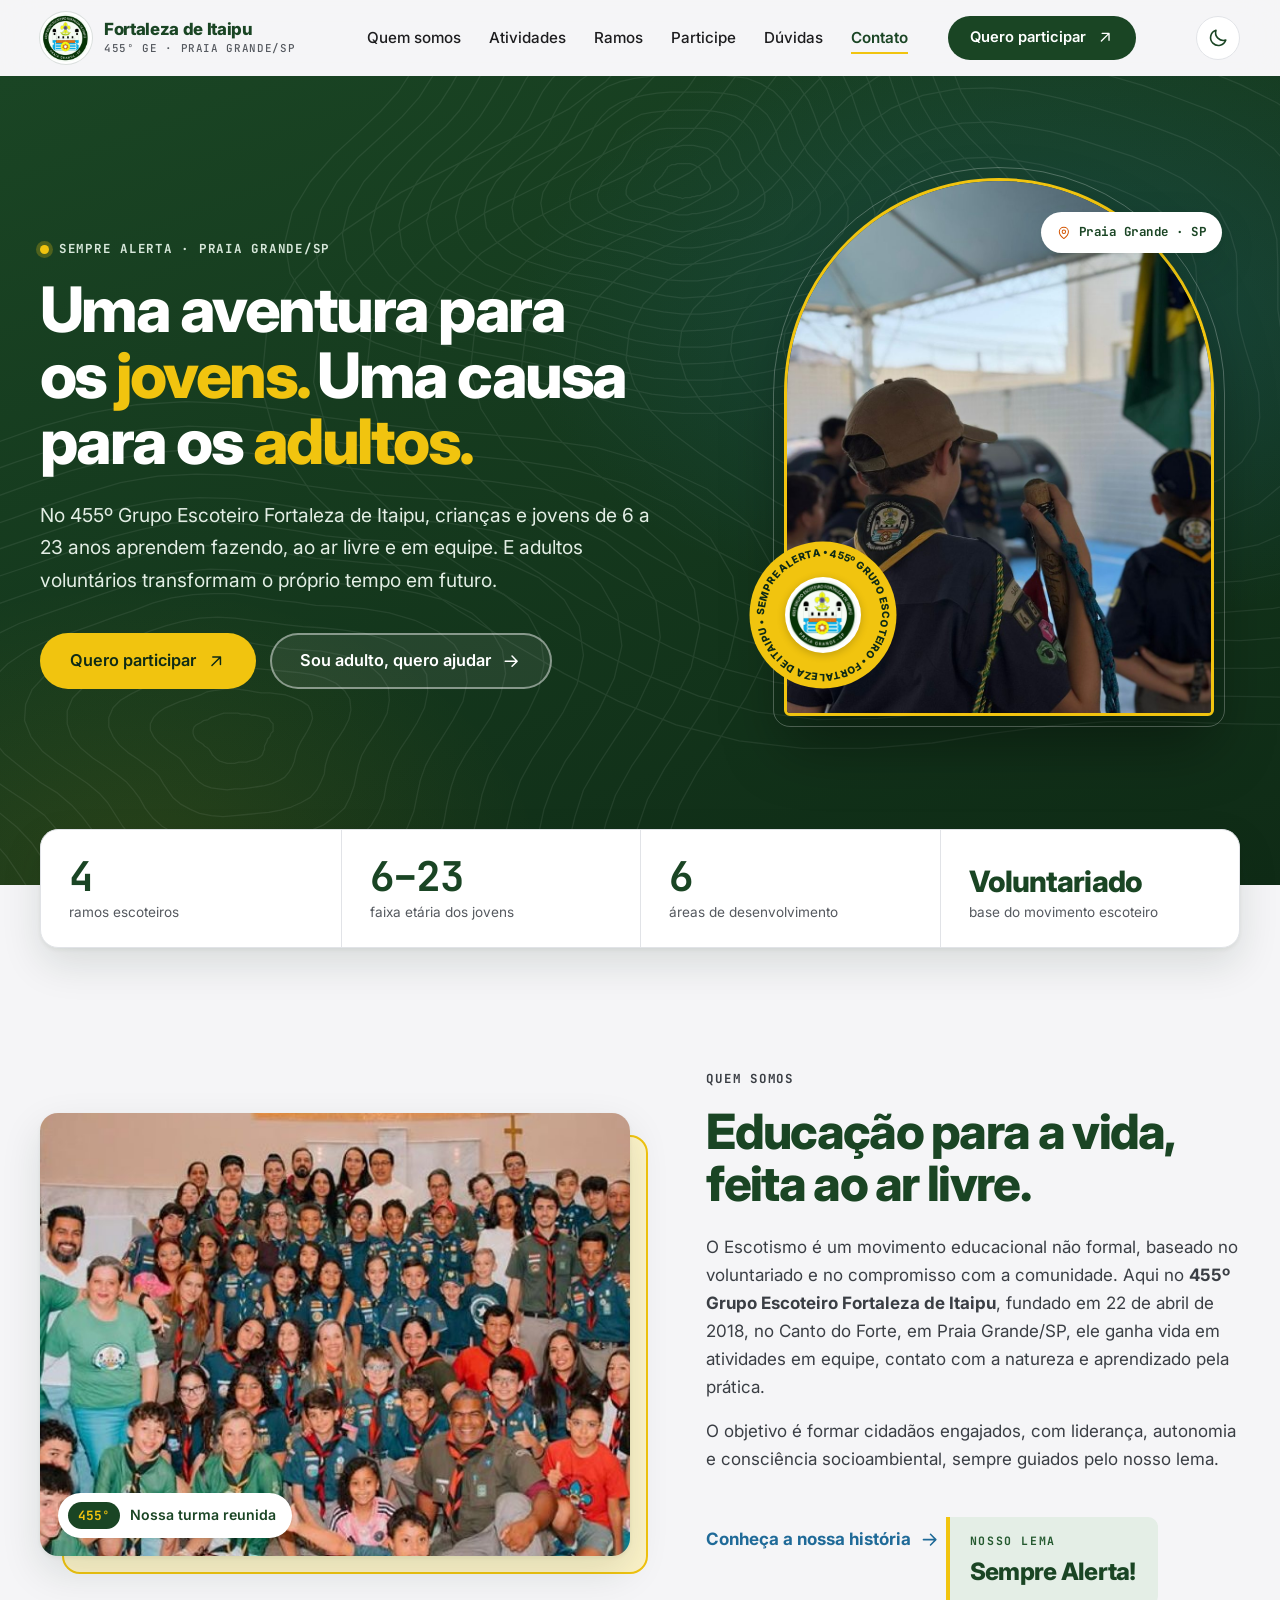
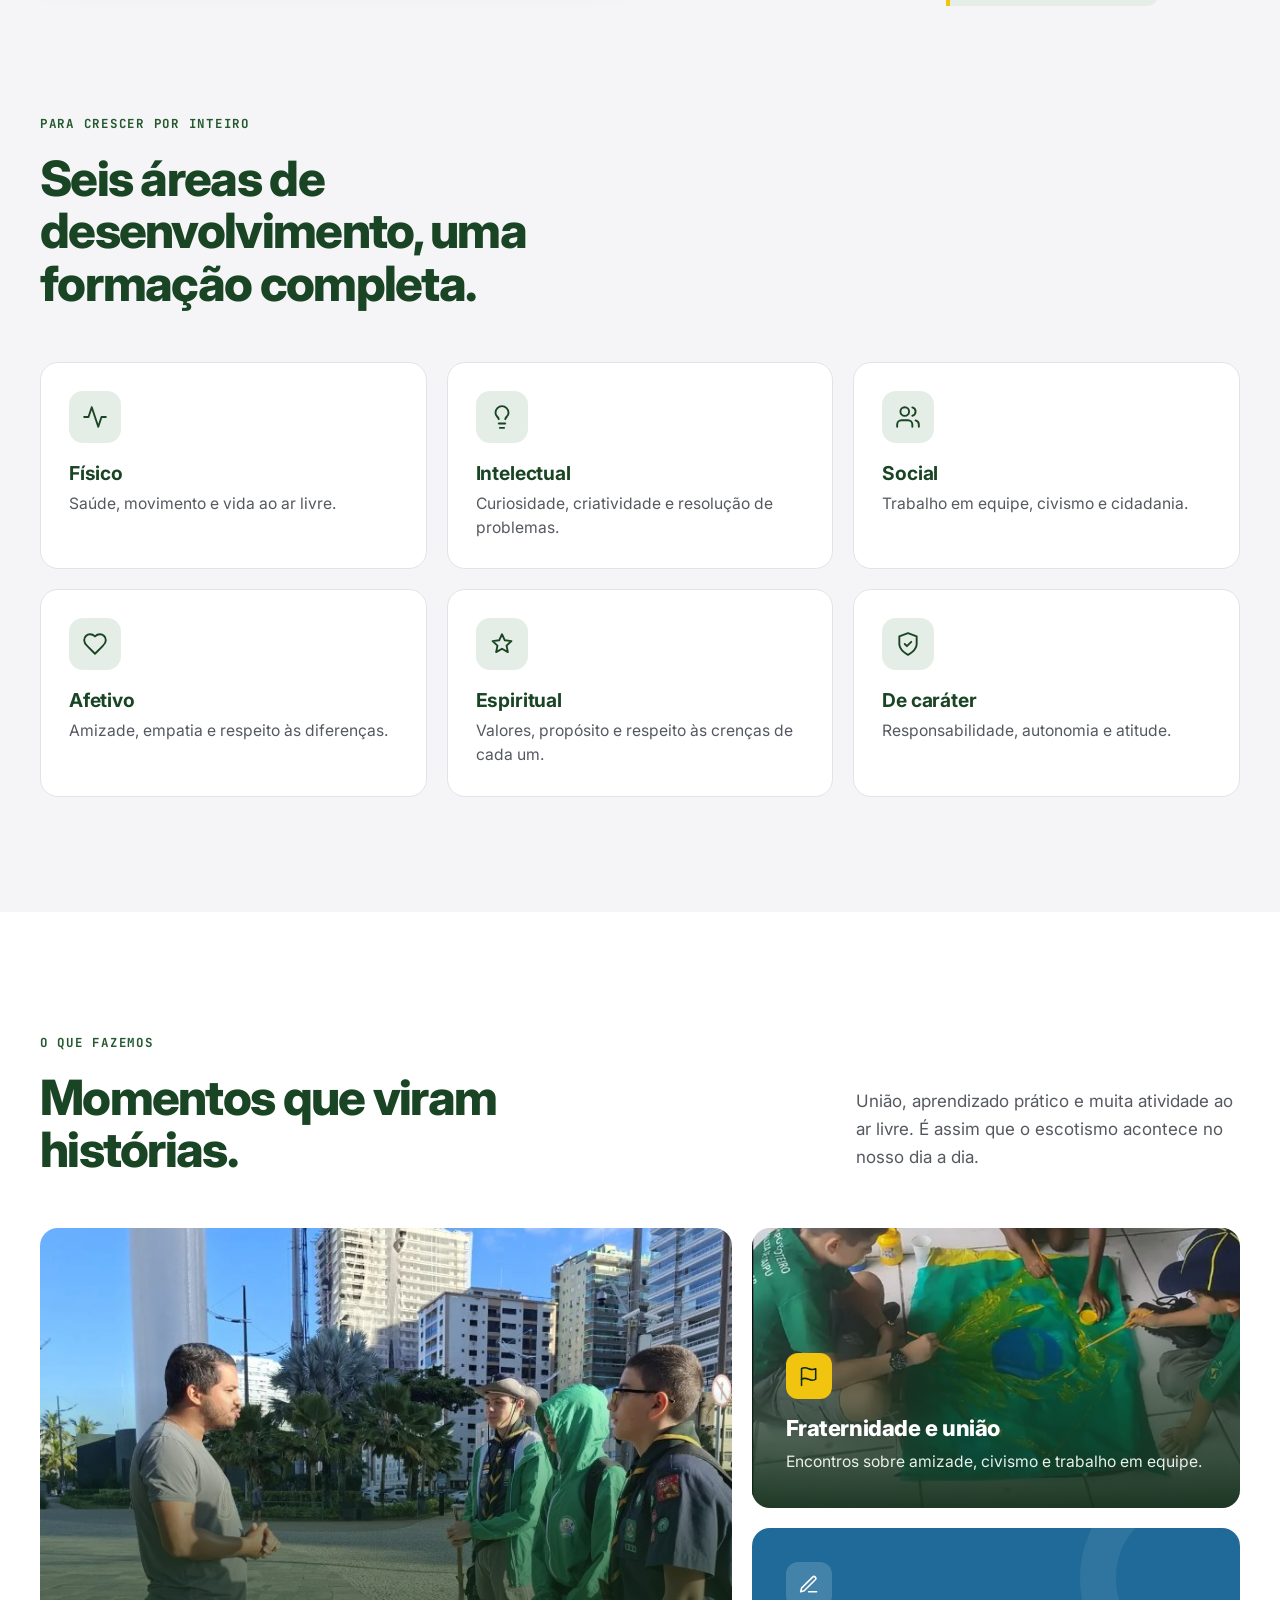
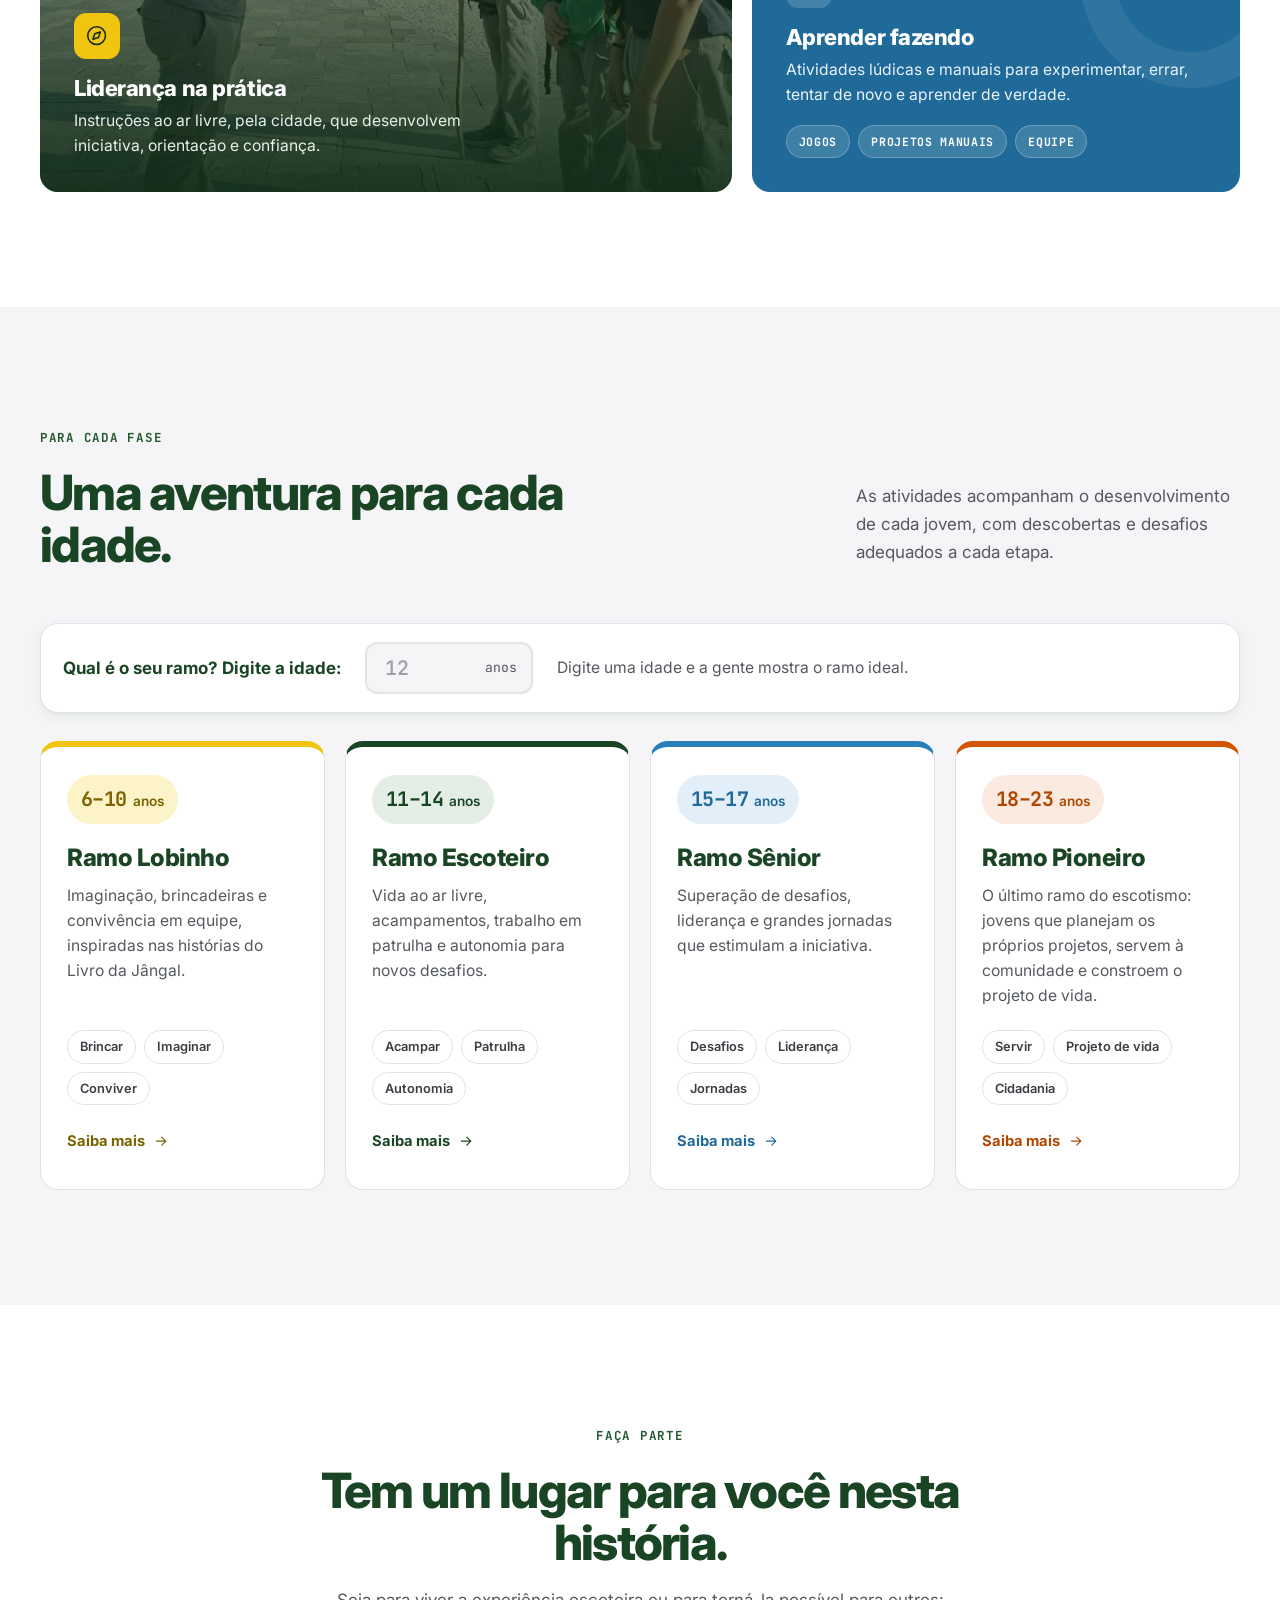
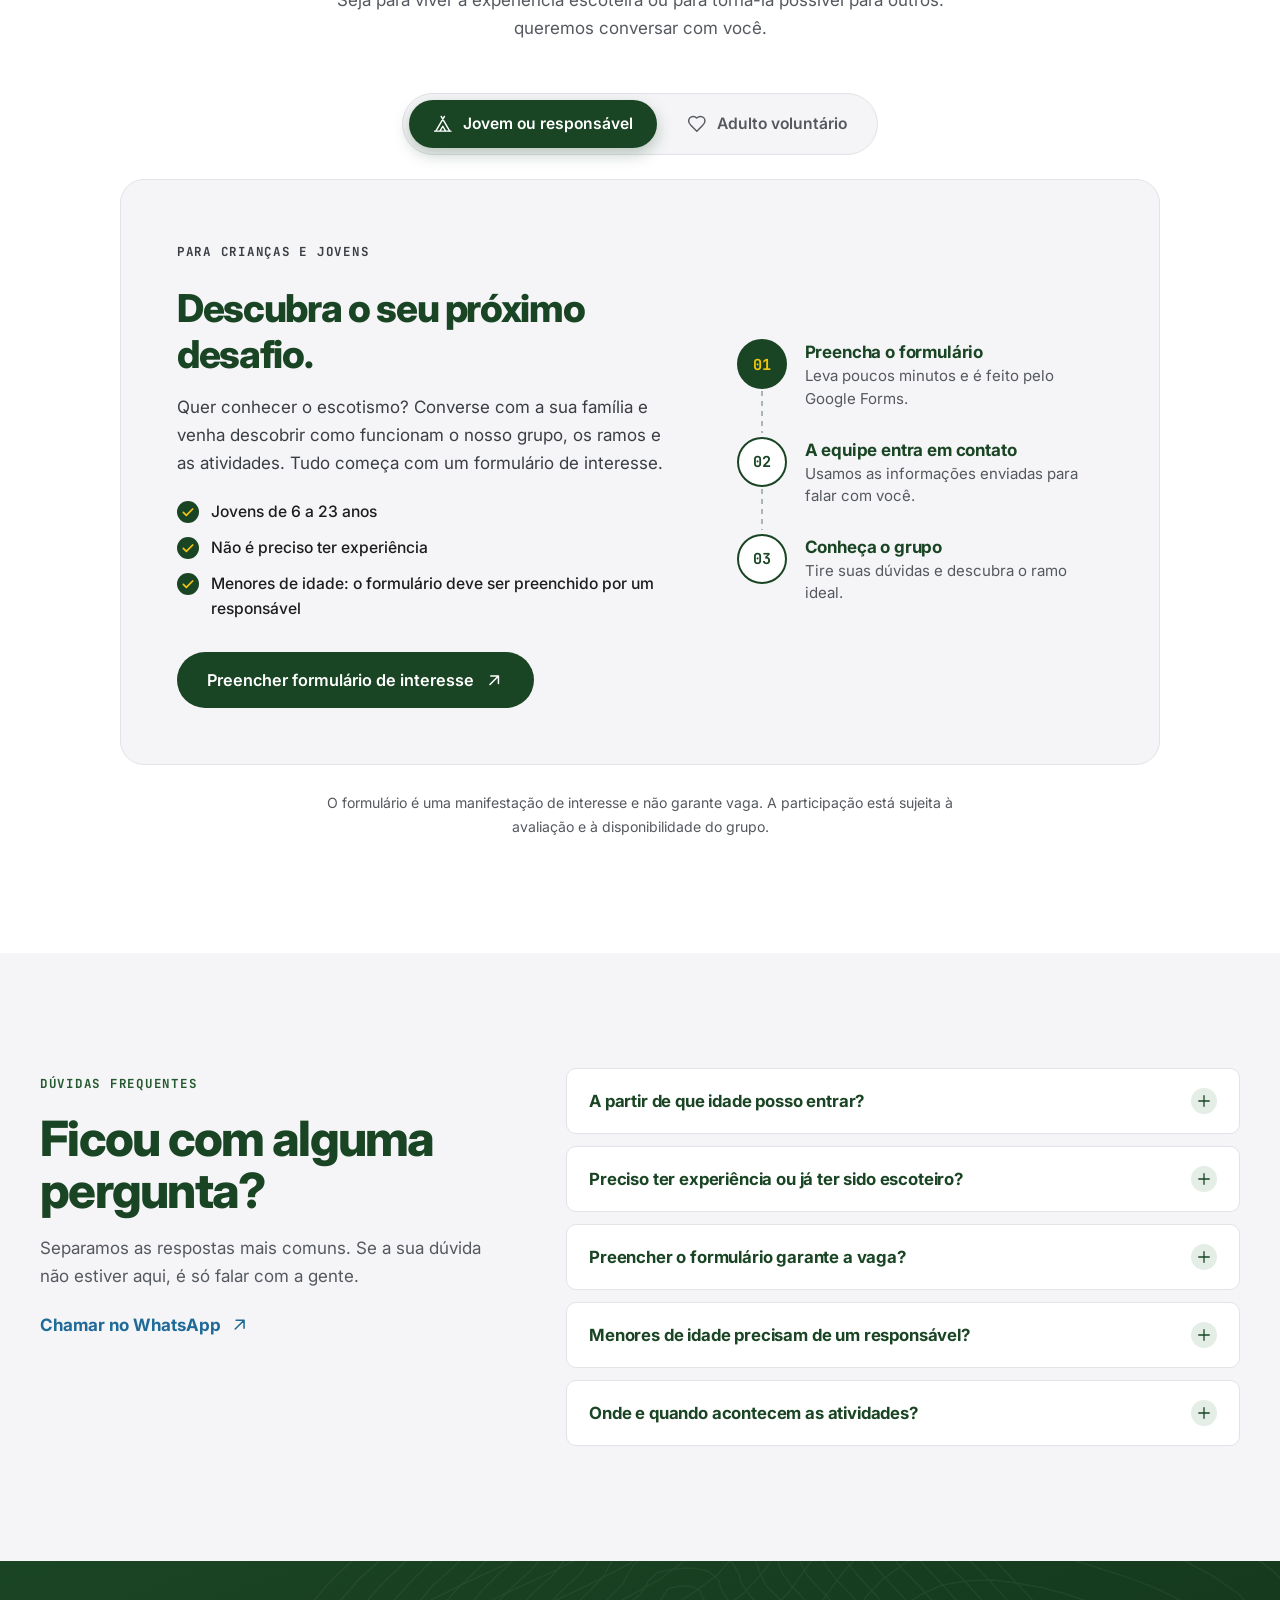
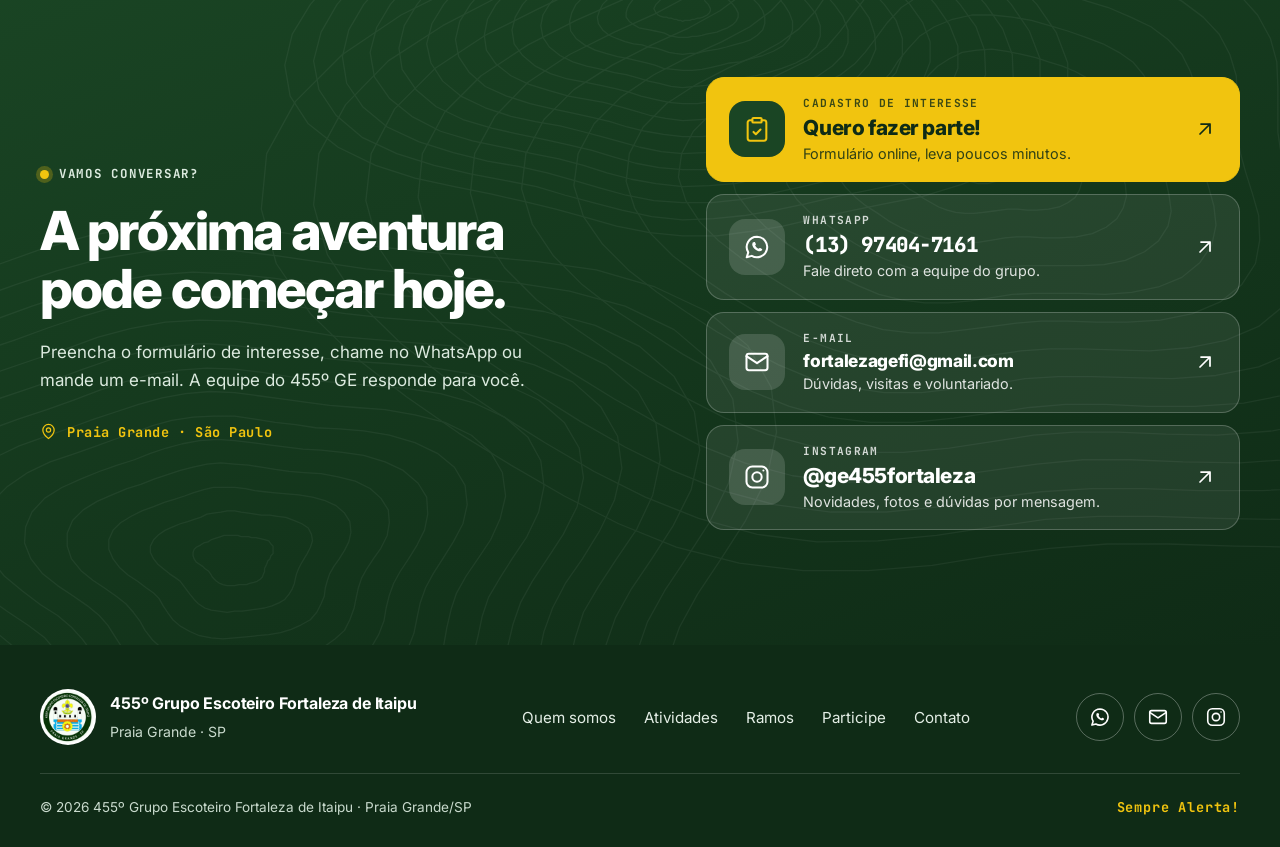
<file: index.html>
<!DOCTYPE html>
<html lang="pt-BR">
<head>
  <meta charset="utf-8">
  <meta name="viewport" content="width=device-width, initial-scale=1">
  <title>455º Grupo Escoteiro Fortaleza de Itaipu | Praia Grande/SP</title>
  <meta name="description" content="Conheça o 455º Grupo Escoteiro Fortaleza de Itaipu, em Praia Grande/SP: aventura, amizade e aprendizado para jovens de 6 a 23 anos e oportunidades de voluntariado para adultos.">
  <meta name="theme-color" content="#1A4524">
  <meta property="og:type" content="website">
  <meta property="og:title" content="455º Grupo Escoteiro Fortaleza de Itaipu">
  <meta property="og:description" content="Uma aventura para os jovens. Uma causa para os adultos. Conheça o grupo escoteiro de Praia Grande/SP.">
  <meta property="og:locale" content="pt_BR">
  <link rel="icon" type="image/png" href="img/favicon.png">
  <link rel="apple-touch-icon" href="img/apple-touch-icon.png">
  <link rel="preconnect" href="https://fonts.googleapis.com">
  <link rel="preconnect" href="https://fonts.gstatic.com" crossorigin>
  <link href="https://fonts.googleapis.com/css2?family=Inter:wght@400;500;600;700;800&family=JetBrains+Mono:wght@500;700&display=swap" rel="stylesheet">
  <link rel="stylesheet" href="css/style.css">
  <link rel="stylesheet" href="css/ajustes.css">
  <script>(function(){try{var t=localStorage.getItem('theme');if(!t){t=window.matchMedia('(prefers-color-scheme: dark)').matches?'dark':'light';}document.documentElement.setAttribute('data-theme',t);}catch(e){}})();</script>
  <script>document.documentElement.classList.add('js');</script>
</head>
<body>

<!-- Ícones (sprite SVG) -->
<svg width="0" height="0" style="position:absolute" aria-hidden="true" focusable="false">
  <defs>
    <symbol id="i-arrow" viewBox="0 0 24 24"><path d="M5 12h14M13 6l6 6-6 6"/></symbol>
    <symbol id="i-ext" viewBox="0 0 24 24"><path d="M7 17 17 7M8 7h9v9"/></symbol>
    <symbol id="i-check" viewBox="0 0 24 24"><path d="m5 12.5 4.5 4.5L19 7.5"/></symbol>
    <symbol id="i-menu" viewBox="0 0 24 24"><path d="M4 7h16M4 12h16M4 17h16"/></symbol>
    <symbol id="i-close" viewBox="0 0 24 24"><path d="M6 6l12 12M18 6 6 18"/></symbol>
    <symbol id="i-plus" viewBox="0 0 24 24"><path d="M12 5v14M5 12h14"/></symbol>
    <symbol id="i-pin" viewBox="0 0 24 24"><path d="M20 10c0 6-8 12-8 12s-8-6-8-12a8 8 0 0 1 16 0Z"/><circle cx="12" cy="10" r="3"/></symbol>
    <symbol id="i-insta" viewBox="0 0 24 24"><rect x="3" y="3" width="18" height="18" rx="5"/><circle cx="12" cy="12" r="4"/><path d="M17.5 6.5h.01"/></symbol>
    <symbol id="i-form" viewBox="0 0 24 24"><rect x="8" y="2.5" width="8" height="4" rx="1"/><path d="M16 4.5h2a2 2 0 0 1 2 2V20a2 2 0 0 1-2 2H6a2 2 0 0 1-2-2V6.5a2 2 0 0 1 2-2h2"/><path d="m9 14.5 2 2 4-4"/></symbol>
    <symbol id="i-activity" viewBox="0 0 24 24"><path d="M22 12h-4l-3 9L9 3l-3 9H2"/></symbol>
    <symbol id="i-bulb" viewBox="0 0 24 24"><path d="M15 14c.2-1 .7-1.7 1.5-2.5 1-.9 1.5-2.2 1.5-3.5A6 6 0 0 0 6 8c0 1 .2 2.2 1.5 3.5.7.7 1.3 1.5 1.5 2.5"/><path d="M9 18h6M10 22h4"/></symbol>
    <symbol id="i-users" viewBox="0 0 24 24"><path d="M16 21v-2a4 4 0 0 0-4-4H6a4 4 0 0 0-4 4v2"/><circle cx="9" cy="7" r="4"/><path d="M22 21v-2a4 4 0 0 0-3-3.87M16 3.13a4 4 0 0 1 0 7.75"/></symbol>
    <symbol id="i-heart" viewBox="0 0 24 24"><path d="M19 14c1.49-1.46 3-3.21 3-5.5A5.5 5.5 0 0 0 16.5 3c-1.76 0-3 .5-4.5 2-1.5-1.5-2.74-2-4.5-2A5.5 5.5 0 0 0 2 8.5c0 2.3 1.5 4.05 3 5.5l7 7Z"/></symbol>
    <symbol id="i-star" viewBox="0 0 24 24"><path d="m12 3 2.6 5.6 6.1.7-4.5 4.2 1.2 6L12 16.4 6.6 19.5l1.2-6L3.3 9.3l6.1-.7z"/></symbol>
    <symbol id="i-shield" viewBox="0 0 24 24"><path d="M12 22s8-4 8-10V5l-8-3-8 3v7c0 6 8 10 8 10z"/><path d="m9 12 2 2 4-4"/></symbol>
    <symbol id="i-compass" viewBox="0 0 24 24"><circle cx="12" cy="12" r="10"/><path d="m16.2 7.8-2.1 6.3-6.3 2.1 2.1-6.3z"/></symbol>
    <symbol id="i-tent" viewBox="0 0 24 24"><path d="M3.5 21 14 3M20.5 21 10 3M15.5 21 12 15l-3.5 6M2 21h20"/></symbol>
    <symbol id="i-pencil" viewBox="0 0 24 24"><path d="M12 20h9"/><path d="M16.5 3.5a2.1 2.1 0 0 1 3 3L7 19l-4 1 1-4z"/></symbol>
    <symbol id="i-flag" viewBox="0 0 24 24"><path d="M4 15s1-1 4-1 5 2 8 2 4-1 4-1V3s-1 1-4 1-5-2-8-2-4 1-4 1z"/><path d="M4 22v-7"/></symbol>
    <symbol id="i-whats" viewBox="0 0 24 24"><path d="M12 3.2a8.8 8.8 0 0 0-7.5 13.4L3.2 20.8l4.3-1.2A8.8 8.8 0 1 0 12 3.2z"/><path d="M9.3 7.9c.3-.3.8-.3 1 .1l.7 1.4c.1.3.1.5-.1.7l-.5.6c.7 1.3 1.6 2.2 3 2.9l.6-.6c.2-.2.5-.3.8-.1l1.4.8c.4.2.4.7.1 1-.9 1-2.2 1.2-3.5.7-2.3-.9-4.1-2.7-4.8-5-.2-.8.1-1.8.5-2.5z" fill="currentColor" stroke="none"/></symbol>
    <symbol id="i-mail" viewBox="0 0 24 24"><rect x="3" y="5" width="18" height="14" rx="2"/><path d="m3 7 9 6 9-6"/></symbol>
    <symbol id="i-calendar" viewBox="0 0 24 24"><rect x="3" y="4.5" width="18" height="16" rx="2"/><path d="M3 9.5h18M8 2.5v4M16 2.5v4"/></symbol>
    <symbol id="i-sun" viewBox="0 0 24 24"><circle cx="12" cy="12" r="4"/><path d="M12 2.5v2M12 19.5v2M4.9 4.9l1.4 1.4M17.7 17.7l1.4 1.4M2.5 12h2M19.5 12h2M4.9 19.1l1.4-1.4M17.7 6.3l1.4-1.4"/></symbol>
    <symbol id="i-moon" viewBox="0 0 24 24"><path d="M20.5 14.2A8.5 8.5 0 0 1 9.8 3.5a8.5 8.5 0 1 0 10.7 10.7z"/></symbol>
    <symbol id="i-mountain" viewBox="0 0 24 24"><path d="m8 3 4 8 5-5 5 15H2z"/></symbol>
  </defs>
</svg>

<a class="skip-link" href="#conteudo">Pular para o conteúdo</a>

<!-- ============ CABEÇALHO ============ -->
<header class="site-header" id="topo">
  <div class="container header-inner">
    <a class="brand" href="#inicio" aria-label="455º Grupo Escoteiro Fortaleza de Itaipu, ir para o início">
      <img src="img/logo.png" width="52" height="52" alt="Brasão do 455º Grupo Escoteiro Fortaleza de Itaipu">
      <span class="brand-text">
        <strong>Fortaleza de Itaipu</strong>
        <small>455º GE · Praia Grande/SP</small>
      </span>
    </a>

    <button class="theme-toggle" type="button" aria-label="Ativar modo escuro" aria-pressed="false">
      <svg class="icon i-moon" aria-hidden="true"><use href="#i-moon"/></svg>
      <svg class="icon i-sun" aria-hidden="true"><use href="#i-sun"/></svg>
    </button>

    <button class="nav-toggle" type="button" aria-expanded="false" aria-controls="menu" aria-label="Abrir menu">
      <svg class="icon icon-menu" aria-hidden="true"><use href="#i-menu"/></svg>
      <svg class="icon icon-close" aria-hidden="true"><use href="#i-close"/></svg>
    </button>

    <nav class="nav" id="menu" aria-label="Navegação principal">
      <ul>
        <li><a href="quem-somos.html">Quem somos</a></li>
        <li><a href="#vivencias">Atividades</a></li>
        <li><a href="#ramos">Ramos</a></li>
        <li><a href="#participe">Participe</a></li>
        <li><a href="#duvidas">Dúvidas</a></li>
        <li><a href="#contato">Contato</a></li>
      </ul>
      <a class="btn btn-primary nav-cta" href="https://forms.gle/gKsQPSmbCHx3iXPt7" target="_blank" rel="noopener noreferrer">
        Quero participar
        <svg class="icon" aria-hidden="true"><use href="#i-ext"/></svg>
      </a>
    </nav>
  </div>
</header>

<main id="conteudo">

  <!-- ============ HERO ============ -->
  <section class="hero" id="inicio" aria-labelledby="hero-titulo">
    <div class="hero-topo" aria-hidden="true"></div>
    <div class="container hero-grid">
      <div class="hero-copy">
        <p class="eyebrow eyebrow-light"><span class="dot" aria-hidden="true"></span> Sempre Alerta · Praia Grande/SP</p>
        <h1 id="hero-titulo">Uma aventura para os <em>jovens.</em> Uma causa para os <em>adultos.</em></h1>
        <p class="hero-lead">No 455º Grupo Escoteiro Fortaleza de Itaipu, crianças e jovens de 6 a 23 anos aprendem fazendo, ao ar livre e em equipe. E adultos voluntários transformam o próprio tempo em futuro.</p>
        <div class="hero-actions">
          <a class="btn btn-accent btn-lg" href="https://forms.gle/gKsQPSmbCHx3iXPt7" target="_blank" rel="noopener noreferrer">
            Quero participar
            <svg class="icon" aria-hidden="true"><use href="#i-ext"/></svg>
          </a>
          <a class="btn btn-ghost btn-lg" href="#participe" data-open-tab="adulto">
            Sou adulto, quero ajudar
            <svg class="icon" aria-hidden="true"><use href="#i-arrow"/></svg>
          </a>
        </div>
      </div>

      <div class="hero-visual">
        <div class="arch">
          <img src="img/hero-escoteiro.jpg" width="900" height="1200" alt="Escoteiro de costas, com o lenço do grupo, segurando o bastão ao lado da bandeira do Brasil" fetchpriority="high">
        </div>
        <svg class="seal" viewBox="0 0 200 200" aria-hidden="true">
          <defs><path id="seal-path" d="M100,100 m-78,0 a78,78 0 1,1 156,0 a78,78 0 1,1 -156,0"/></defs>
          <circle cx="100" cy="100" r="98" class="seal-bg"/>
          <text class="seal-text"><textPath href="#seal-path" startOffset="0" textLength="482" lengthAdjust="spacing">SEMPRE ALERTA • 455º GRUPO ESCOTEIRO • FORTALEZA DE ITAIPU •</textPath></text>
        </svg>
        <img class="seal-logo" src="img/logo.png" width="84" height="84" alt="">
        <div class="chip chip-float">
          <svg class="icon" aria-hidden="true"><use href="#i-pin"/></svg>
          Praia Grande · SP
        </div>
      </div>
    </div>
  </section>

  <!-- ============ NÚMEROS ============ -->
  <section class="stats-wrap" aria-label="O grupo em resumo">
    <div class="container">
      <dl class="stats reveal">
        <div><dt>ramos escoteiros</dt><dd>4</dd></div>
        <div><dt>faixa etária dos jovens</dt><dd>6–23</dd></div>
        <div><dt>áreas de desenvolvimento</dt><dd>6</dd></div>
        <div><dt>base do movimento escoteiro</dt><dd class="dd-text">Voluntariado</dd></div>
      </dl>
    </div>
  </section>

  <!-- ============ O GRUPO ============ -->
  <section class="section" id="grupo" aria-labelledby="grupo-titulo">
    <div class="container about">
      <figure class="about-photo reveal">
        <img src="img/grupo.jpg" width="752" height="472" loading="lazy" alt="Lobinhos, escoteiros, sêniores e voluntários do grupo reunidos para uma foto">
        <figcaption><span class="mono">455º</span> Nossa turma reunida</figcaption>
      </figure>

      <div class="about-copy reveal">
        <p class="eyebrow">Quem somos</p>
        <h2 id="grupo-titulo">Educação para a vida, feita ao ar livre.</h2>
        <p>O Escotismo é um movimento educacional não formal, baseado no voluntariado e no compromisso com a comunidade. Aqui no <strong>455º Grupo Escoteiro Fortaleza de Itaipu</strong>, fundado em 22 de abril de 2018, no Canto do Forte, em Praia Grande/SP, ele ganha vida em atividades em equipe, contato com a natureza e aprendizado pela prática.</p>
        <p>O objetivo é formar cidadãos engajados, com liderança, autonomia e consciência socioambiental, sempre guiados pelo nosso lema.</p>
        <a class="link-arrow" href="quem-somos.html">Conheça a nossa história <svg class="icon" aria-hidden="true"><use href="#i-arrow"/></svg></a>
        <blockquote class="motto">
          <span class="mono">Nosso lema</span>
          <p>Sempre Alerta!</p>
        </blockquote>
      </div>
    </div>

    <div class="container">
      <header class="section-head reveal">
        <p class="eyebrow">Para crescer por inteiro</p>
        <h3 class="h2">Seis áreas de desenvolvimento, uma formação completa.</h3>
      </header>
      <ul class="areas">
        <li class="area reveal"><span class="area-icon"><svg class="icon" aria-hidden="true"><use href="#i-activity"/></svg></span><h4>Físico</h4><p>Saúde, movimento e vida ao ar livre.</p></li>
        <li class="area reveal"><span class="area-icon"><svg class="icon" aria-hidden="true"><use href="#i-bulb"/></svg></span><h4>Intelectual</h4><p>Curiosidade, criatividade e resolução de problemas.</p></li>
        <li class="area reveal"><span class="area-icon"><svg class="icon" aria-hidden="true"><use href="#i-users"/></svg></span><h4>Social</h4><p>Trabalho em equipe, civismo e cidadania.</p></li>
        <li class="area reveal"><span class="area-icon"><svg class="icon" aria-hidden="true"><use href="#i-heart"/></svg></span><h4>Afetivo</h4><p>Amizade, empatia e respeito às diferenças.</p></li>
        <li class="area reveal"><span class="area-icon"><svg class="icon" aria-hidden="true"><use href="#i-star"/></svg></span><h4>Espiritual</h4><p>Valores, propósito e respeito às crenças de cada um.</p></li>
        <li class="area reveal"><span class="area-icon"><svg class="icon" aria-hidden="true"><use href="#i-shield"/></svg></span><h4>De caráter</h4><p>Responsabilidade, autonomia e atitude.</p></li>
      </ul>
    </div>
  </section>

  <!-- ============ ATIVIDADES ============ -->
  <section class="section section-snow" id="vivencias" aria-labelledby="vivencias-titulo">
    <div class="container">
      <header class="section-head section-head-split reveal">
        <div>
          <p class="eyebrow">O que fazemos</p>
          <h2 id="vivencias-titulo">Momentos que viram histórias.</h2>
        </div>
        <p>União, aprendizado prático e muita atividade ao ar livre. É assim que o escotismo acontece no nosso dia a dia.</p>
      </header>

      <div class="bento">
        <article class="tile tile-photo tile-lg reveal">
          <img src="img/vivencia-orla.jpg" width="752" height="775" loading="lazy" alt="Escoteiros em instrução ao ar livre, na orla da cidade">
          <div class="tile-body">
            <span class="tile-icon"><svg class="icon" aria-hidden="true"><use href="#i-compass"/></svg></span>
            <h3>Liderança na prática</h3>
            <p>Instruções ao ar livre, pela cidade, que desenvolvem iniciativa, orientação e confiança.</p>
          </div>
        </article>

        <article class="tile tile-photo reveal">
          <img src="img/vivencia-pintura.jpg" width="735" height="770" loading="lazy" alt="Jovens escoteiros pintando juntos uma grande bandeira do Brasil">
          <div class="tile-body">
            <span class="tile-icon"><svg class="icon" aria-hidden="true"><use href="#i-flag"/></svg></span>
            <h3>Fraternidade e união</h3>
            <p>Encontros sobre amizade, civismo e trabalho em equipe.</p>
          </div>
        </article>

        <article class="tile tile-blue reveal">
          <span class="tile-icon"><svg class="icon" aria-hidden="true"><use href="#i-pencil"/></svg></span>
          <h3>Aprender fazendo</h3>
          <p>Atividades lúdicas e manuais para experimentar, errar, tentar de novo e aprender de verdade.</p>
          <ul class="tile-tags" aria-label="Exemplos">
            <li>Jogos</li><li>Projetos manuais</li><li>Equipe</li>
          </ul>
        </article>
      </div>
    </div>
  </section>

  <!-- ============ RAMOS ============ -->
  <section class="section" id="ramos" aria-labelledby="ramos-titulo">
    <div class="container">
      <header class="section-head section-head-split reveal">
        <div>
          <p class="eyebrow">Para cada fase</p>
          <h2 id="ramos-titulo">Uma aventura para cada idade.</h2>
        </div>
        <p>As atividades acompanham o desenvolvimento de cada jovem, com descobertas e desafios adequados a cada etapa.</p>
      </header>

      <form class="finder reveal" id="finder" onsubmit="return false" aria-labelledby="finder-label">
        <label class="finder-label" id="finder-label" for="idade">Qual é o seu ramo? Digite a idade:</label>
        <div class="finder-field">
          <input id="idade" name="idade" type="number" inputmode="numeric" min="0" max="120" placeholder="12" autocomplete="off">
          <span class="mono finder-unit">anos</span>
        </div>
        <p class="finder-result" id="finder-result" role="status" aria-live="polite">Digite uma idade e a gente mostra o ramo ideal.</p>
      </form>

      <div class="branches" id="branches-list" tabindex="0" role="group" aria-label="Ramos escoteiros">
        <article class="branch branch-lobinho reveal" data-min="6" data-max="10">
          <span class="branch-match">É o seu ramo!</span>
          <p class="branch-age"><span class="mono">6–10</span> anos</p>
          <h3>Ramo Lobinho</h3>
          <p>Imaginação, brincadeiras e convivência em equipe, inspiradas nas histórias do Livro da Jângal.</p>
          <ul class="chips"><li>Brincar</li><li>Imaginar</li><li>Conviver</li></ul>
          <a class="branch-more" href="quem-somos.html#lobinho">Saiba mais <svg class="icon" aria-hidden="true"><use href="#i-arrow"/></svg></a>
        </article>
        <article class="branch branch-escoteiro reveal" data-min="11" data-max="14">
          <span class="branch-match">É o seu ramo!</span>
          <p class="branch-age"><span class="mono">11–14</span> anos</p>
          <h3>Ramo Escoteiro</h3>
          <p>Vida ao ar livre, acampamentos, trabalho em patrulha e autonomia para novos desafios.</p>
          <ul class="chips"><li>Acampar</li><li>Patrulha</li><li>Autonomia</li></ul>
          <a class="branch-more" href="quem-somos.html#escoteiro">Saiba mais <svg class="icon" aria-hidden="true"><use href="#i-arrow"/></svg></a>
        </article>
        <article class="branch branch-senior reveal" data-min="15" data-max="17">
          <span class="branch-match">É o seu ramo!</span>
          <p class="branch-age"><span class="mono">15–17</span> anos</p>
          <h3>Ramo Sênior</h3>
          <p>Superação de desafios, liderança e grandes jornadas que estimulam a iniciativa.</p>
          <ul class="chips"><li>Desafios</li><li>Liderança</li><li>Jornadas</li></ul>
          <a class="branch-more" href="quem-somos.html#senior">Saiba mais <svg class="icon" aria-hidden="true"><use href="#i-arrow"/></svg></a>
        </article>
        <article class="branch branch-pioneiro reveal" data-min="18" data-max="23">
          <span class="branch-match">É o seu ramo!</span>
          <p class="branch-age"><span class="mono">18–23</span> anos</p>
          <h3>Ramo Pioneiro</h3>
          <p>O último ramo do escotismo: jovens que planejam os próprios projetos, servem à comunidade e constroem o projeto de vida.</p>
          <ul class="chips"><li>Servir</li><li>Projeto de vida</li><li>Cidadania</li></ul>
          <a class="branch-more" href="quem-somos.html#pioneiro">Saiba mais <svg class="icon" aria-hidden="true"><use href="#i-arrow"/></svg></a>
        </article>
      </div>
      <div class="dots" data-dots-for="branches-list" role="group" aria-label="Escolher ramo"></div>
    </div>
  </section>

  <!-- ============ PARTICIPE ============ -->
  <section class="section section-snow" id="participe" aria-labelledby="participe-titulo">
    <div class="container">
      <header class="section-head section-head-center reveal">
        <p class="eyebrow">Faça parte</p>
        <h2 id="participe-titulo">Tem um lugar para você nesta história.</h2>
        <p>Seja para viver a experiência escoteira ou para torná-la possível para outros: queremos conversar com você.</p>
      </header>

      <div class="tabs reveal" data-tabs>
        <div class="tablist" role="tablist" aria-label="Escolha o seu perfil">
          <button class="tab" role="tab" id="tab-jovem" aria-selected="true" aria-controls="panel-jovem" data-tab="jovem" type="button">
            <svg class="icon" aria-hidden="true"><use href="#i-tent"/></svg> Jovem ou responsável
          </button>
          <button class="tab" role="tab" id="tab-adulto" aria-selected="false" aria-controls="panel-adulto" data-tab="adulto" tabindex="-1" type="button">
            <svg class="icon" aria-hidden="true"><use href="#i-heart"/></svg> Adulto voluntário
          </button>
        </div>

        <div class="tabpanel" role="tabpanel" id="panel-jovem" aria-labelledby="tab-jovem">
          <div class="panel-copy">
            <p class="eyebrow">Para crianças e jovens</p>
            <h3>Descubra o seu próximo desafio.</h3>
            <p>Quer conhecer o escotismo? Converse com a sua família e venha descobrir como funcionam o nosso grupo, os ramos e as atividades. Tudo começa com um formulário de interesse.</p>
            <ul class="checks">
              <li><svg class="icon" aria-hidden="true"><use href="#i-check"/></svg> Jovens de 6 a 23 anos</li>
              <li><svg class="icon" aria-hidden="true"><use href="#i-check"/></svg> Não é preciso ter experiência</li>
              <li><svg class="icon" aria-hidden="true"><use href="#i-check"/></svg> Menores de idade: o formulário deve ser preenchido por um responsável</li>
            </ul>
            <a class="btn btn-primary btn-lg" href="https://forms.gle/gKsQPSmbCHx3iXPt7" target="_blank" rel="noopener noreferrer">
              Preencher formulário de interesse
              <svg class="icon" aria-hidden="true"><use href="#i-ext"/></svg>
            </a>
          </div>
          <ol class="steps" aria-label="Como funciona">
            <li><span class="step-n mono">01</span><div><h4>Preencha o formulário</h4><p>Leva poucos minutos e é feito pelo Google Forms.</p></div></li>
            <li><span class="step-n mono">02</span><div><h4>A equipe entra em contato</h4><p>Usamos as informações enviadas para falar com você.</p></div></li>
            <li><span class="step-n mono">03</span><div><h4>Conheça o grupo</h4><p>Tire suas dúvidas e descubra o ramo ideal.</p></div></li>
          </ol>
        </div>

        <div class="tabpanel" role="tabpanel" id="panel-adulto" aria-labelledby="tab-adulto" hidden>
          <div class="panel-copy">
            <p class="eyebrow">Para adultos</p>
            <h3>Seu tempo pode transformar vidas.</h3>
            <p>Você não precisa ter sido escoteiro para demonstrar interesse em ser voluntário. Se você quer ajudar a formar jovens mais autônomos, solidários e preparados, o grupo tem um lugar para você.</p>
            <ul class="checks">
              <li><svg class="icon" aria-hidden="true"><use href="#i-check"/></svg> Não é preciso ter sido escoteiro</li>
              <li><svg class="icon" aria-hidden="true"><use href="#i-check"/></svg> Convivência com jovens e outros voluntários</li>
              <li><svg class="icon" aria-hidden="true"><use href="#i-check"/></svg> Conversamos para entender como você pode contribuir</li>
            </ul>
            <a class="btn btn-primary btn-lg" href="https://forms.gle/gKsQPSmbCHx3iXPt7" target="_blank" rel="noopener noreferrer">
              Quero ser voluntário
              <svg class="icon" aria-hidden="true"><use href="#i-ext"/></svg>
            </a>
          </div>
          <ol class="steps" aria-label="Como funciona">
            <li><span class="step-n mono">01</span><div><h4>Demonstre interesse</h4><p>Preencha o formulário ou chame o grupo no WhatsApp.</p></div></li>
            <li><span class="step-n mono">02</span><div><h4>Vamos conversar</h4><p>A equipe explica como funciona o voluntariado.</p></div></li>
            <li><span class="step-n mono">03</span><div><h4>Faça a diferença</h4><p>Ajude a construir um mundo melhor, um jovem de cada vez.</p></div></li>
          </ol>
        </div>
      </div>

      <p class="fineprint reveal">O formulário é uma manifestação de interesse e não garante vaga. A participação está sujeita à avaliação e à disponibilidade do grupo.</p>
    </div>
  </section>

  <!-- ============ DÚVIDAS ============ -->
  <section class="section" id="duvidas" aria-labelledby="duvidas-titulo">
    <div class="container faq-wrap">
      <header class="reveal">
        <p class="eyebrow">Dúvidas frequentes</p>
        <h2 id="duvidas-titulo">Ficou com alguma pergunta?</h2>
        <p class="faq-side">Separamos as respostas mais comuns. Se a sua dúvida não estiver aqui, é só falar com a gente.</p>
        <a class="link-arrow" href="https://wa.me/5513974047161" target="_blank" rel="noopener noreferrer">Chamar no WhatsApp <svg class="icon" aria-hidden="true"><use href="#i-ext"/></svg></a>
      </header>

      <div class="faq reveal" data-accordion>
        <div class="faq-item">
          <h3><button class="faq-q" type="button" aria-expanded="false" aria-controls="faq-1" id="faq-q-1">A partir de que idade posso entrar? <svg class="icon" aria-hidden="true"><use href="#i-plus"/></svg></button></h3>
          <div class="faq-a" id="faq-1" role="region" aria-labelledby="faq-q-1"><div><p>Os ramos do grupo atendem jovens de 6 a 23 anos: Lobinho (6 a 10), Escoteiro (11 a 14), Sênior (15 a 17) e Pioneiro (18 a 23). Adultos podem participar como voluntários.</p></div></div>
        </div>
        <div class="faq-item">
          <h3><button class="faq-q" type="button" aria-expanded="false" aria-controls="faq-2" id="faq-q-2">Preciso ter experiência ou já ter sido escoteiro? <svg class="icon" aria-hidden="true"><use href="#i-plus"/></svg></button></h3>
          <div class="faq-a" id="faq-2" role="region" aria-labelledby="faq-q-2"><div><p>Não. Os jovens aprendem na prática, junto com o grupo, e os adultos não precisam ter sido escoteiros para demonstrar interesse em ser voluntários.</p></div></div>
        </div>
        <div class="faq-item">
          <h3><button class="faq-q" type="button" aria-expanded="false" aria-controls="faq-3" id="faq-q-3">Preencher o formulário garante a vaga? <svg class="icon" aria-hidden="true"><use href="#i-plus"/></svg></button></h3>
          <div class="faq-a" id="faq-3" role="region" aria-labelledby="faq-q-3"><div><p>O formulário é uma manifestação de interesse. Depois dele, a equipe do grupo entra em contato com as informações enviadas, e a participação depende de avaliação e disponibilidade.</p></div></div>
        </div>
        <div class="faq-item">
          <h3><button class="faq-q" type="button" aria-expanded="false" aria-controls="faq-4" id="faq-q-4">Menores de idade precisam de um responsável? <svg class="icon" aria-hidden="true"><use href="#i-plus"/></svg></button></h3>
          <div class="faq-a" id="faq-4" role="region" aria-labelledby="faq-q-4"><div><p>Sim. Para crianças e adolescentes, peça a um responsável para preencher o formulário de interesse.</p></div></div>
        </div>
        <div class="faq-item">
          <h3><button class="faq-q" type="button" aria-expanded="false" aria-controls="faq-5" id="faq-q-5">Onde e quando acontecem as atividades? <svg class="icon" aria-hidden="true"><use href="#i-plus"/></svg></button></h3>
          <div class="faq-a" id="faq-5" role="region" aria-labelledby="faq-q-5"><div><p>O grupo fica em Praia Grande/SP. Para saber sobre endereço, horários e visitas, fale com a equipe pelo WhatsApp <strong class="mono">(13) 97404-7161</strong>, pelo e-mail <strong>fortalezagefi@gmail.com</strong> ou pelo Instagram <strong>@ge455fortaleza</strong>.</p></div></div>
        </div>
      </div>
    </div>
  </section>

  <!-- ============ CONTATO ============ -->
  <section class="contact" id="contato" aria-labelledby="contato-titulo">
    <div class="hero-topo hero-topo-soft" aria-hidden="true"></div>
    <div class="container contact-grid">
      <div class="contact-copy reveal">
        <p class="eyebrow eyebrow-light"><span class="dot" aria-hidden="true"></span> Vamos conversar?</p>
        <h2 id="contato-titulo">A próxima aventura pode começar hoje.</h2>
        <p>Preencha o formulário de interesse, chame no WhatsApp ou mande um e-mail. A equipe do 455º GE responde para você.</p>
        <p class="contact-place"><svg class="icon" aria-hidden="true"><use href="#i-pin"/></svg> Praia Grande · São Paulo</p>
      </div>

      <div class="contact-cards reveal">
        <a class="contact-card contact-card-main" href="https://forms.gle/gKsQPSmbCHx3iXPt7" target="_blank" rel="noopener noreferrer">
          <span class="cc-icon"><svg class="icon" aria-hidden="true"><use href="#i-form"/></svg></span>
          <span class="cc-text"><small class="mono">Cadastro de interesse</small><strong>Quero fazer parte!</strong><span>Formulário online, leva poucos minutos.</span></span>
          <svg class="icon cc-arrow" aria-hidden="true"><use href="#i-ext"/></svg>
        </a>
        <a class="contact-card" href="https://wa.me/5513974047161" target="_blank" rel="noopener noreferrer">
          <span class="cc-icon"><svg class="icon" aria-hidden="true"><use href="#i-whats"/></svg></span>
          <span class="cc-text"><small class="mono">WhatsApp</small><strong class="mono">(13) 97404-7161</strong><span>Fale direto com a equipe do grupo.</span></span>
          <svg class="icon cc-arrow" aria-hidden="true"><use href="#i-ext"/></svg>
        </a>
        <a class="contact-card" href="mailto:fortalezagefi@gmail.com">
          <span class="cc-icon"><svg class="icon" aria-hidden="true"><use href="#i-mail"/></svg></span>
          <span class="cc-text"><small class="mono">E-mail</small><strong class="cc-email">fortalezagefi@gmail.com</strong><span>Dúvidas, visitas e voluntariado.</span></span>
          <svg class="icon cc-arrow" aria-hidden="true"><use href="#i-ext"/></svg>
        </a>
        <a class="contact-card" href="https://www.instagram.com/ge455fortaleza/" target="_blank" rel="noopener noreferrer">
          <span class="cc-icon"><svg class="icon" aria-hidden="true"><use href="#i-insta"/></svg></span>
          <span class="cc-text"><small class="mono">Instagram</small><strong>@ge455fortaleza</strong><span>Novidades, fotos e dúvidas por mensagem.</span></span>
          <svg class="icon cc-arrow" aria-hidden="true"><use href="#i-ext"/></svg>
        </a>
      </div>
    </div>
  </section>
</main>

<!-- ============ RODAPÉ ============ -->
<footer class="site-footer">
  <div class="container footer-grid">
    <div class="footer-brand">
      <img src="img/logo.png" width="56" height="56" alt="" loading="lazy">
      <div>
        <strong>455º Grupo Escoteiro Fortaleza de Itaipu</strong>
        <span>Praia Grande · SP</span>
      </div>
    </div>
    <nav aria-label="Links do rodapé">
      <ul>
        <li><a href="quem-somos.html">Quem somos</a></li>
        <li><a href="#vivencias">Atividades</a></li>
        <li><a href="#ramos">Ramos</a></li>
        <li><a href="#participe">Participe</a></li>
        <li><a href="#contato">Contato</a></li>
      </ul>
    </nav>
    <div class="footer-social">
      <a class="footer-insta" href="https://wa.me/5513974047161" target="_blank" rel="noopener noreferrer" aria-label="WhatsApp do grupo, (13) 97404-7161 (abre em nova aba)"><svg class="icon" aria-hidden="true"><use href="#i-whats"/></svg></a>
      <a class="footer-insta" href="mailto:fortalezagefi@gmail.com" aria-label="E-mail do grupo, fortalezagefi@gmail.com"><svg class="icon" aria-hidden="true"><use href="#i-mail"/></svg></a>
      <a class="footer-insta" href="https://www.instagram.com/ge455fortaleza/" target="_blank" rel="noopener noreferrer" aria-label="Instagram do grupo, @ge455fortaleza (abre em nova aba)"><svg class="icon" aria-hidden="true"><use href="#i-insta"/></svg></a>
    </div>
  </div>
  <div class="container footer-bottom">
    <p>© <span id="ano">2026</span> 455º Grupo Escoteiro Fortaleza de Itaipu · Praia Grande/SP</p>
    <p class="mono">Sempre Alerta!</p>
  </div>
</footer>

<div class="mobile-cta" id="mobile-cta">
  <a class="btn btn-accent" href="https://forms.gle/gKsQPSmbCHx3iXPt7" target="_blank" rel="noopener noreferrer">Quero participar <svg class="icon" aria-hidden="true"><use href="#i-ext"/></svg></a>
  <a class="btn btn-wa" href="https://wa.me/5513974047161" target="_blank" rel="noopener noreferrer" aria-label="Chamar no WhatsApp"><svg class="icon" aria-hidden="true"><use href="#i-whats"/></svg></a>
</div>

<a class="to-top" href="#topo" aria-label="Voltar ao topo"><svg class="icon" aria-hidden="true"><use href="#i-arrow"/></svg></a>

<script src="js/main.js" defer></script>
</body>
</html>
</file>
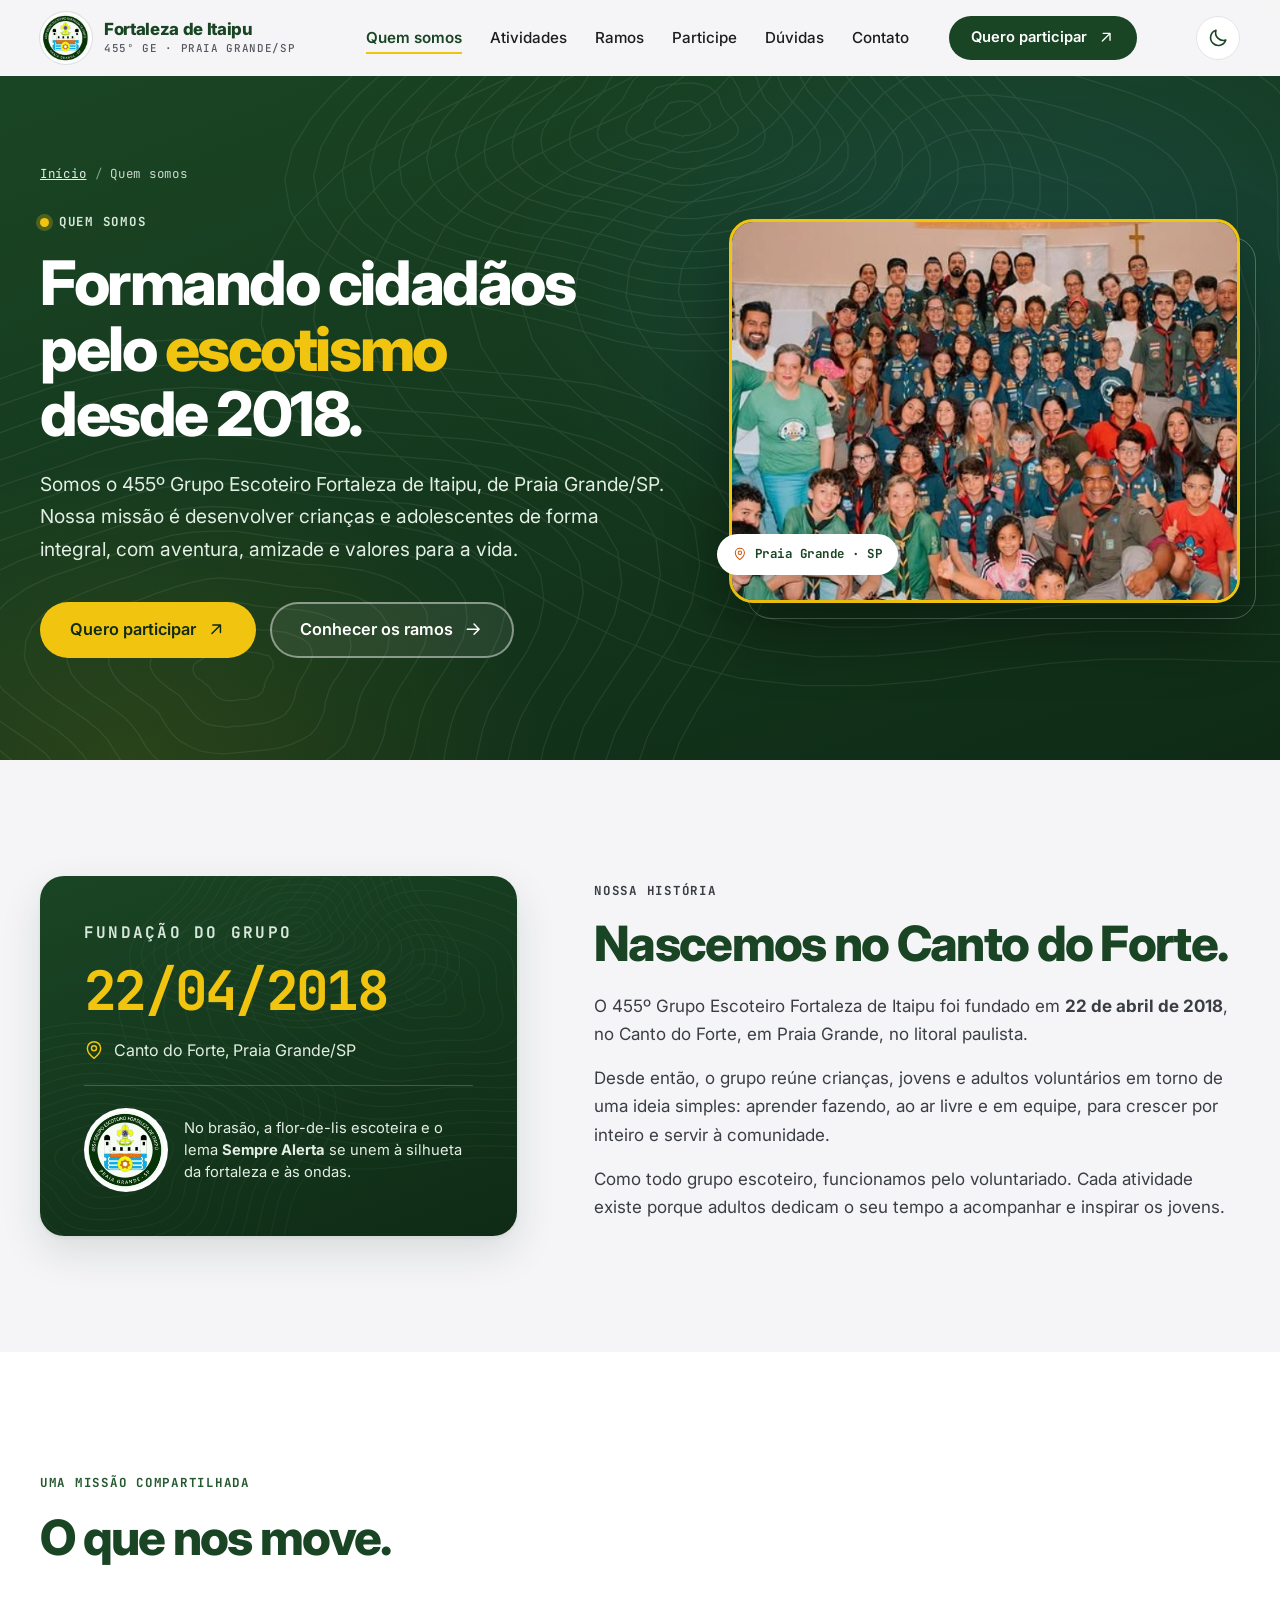
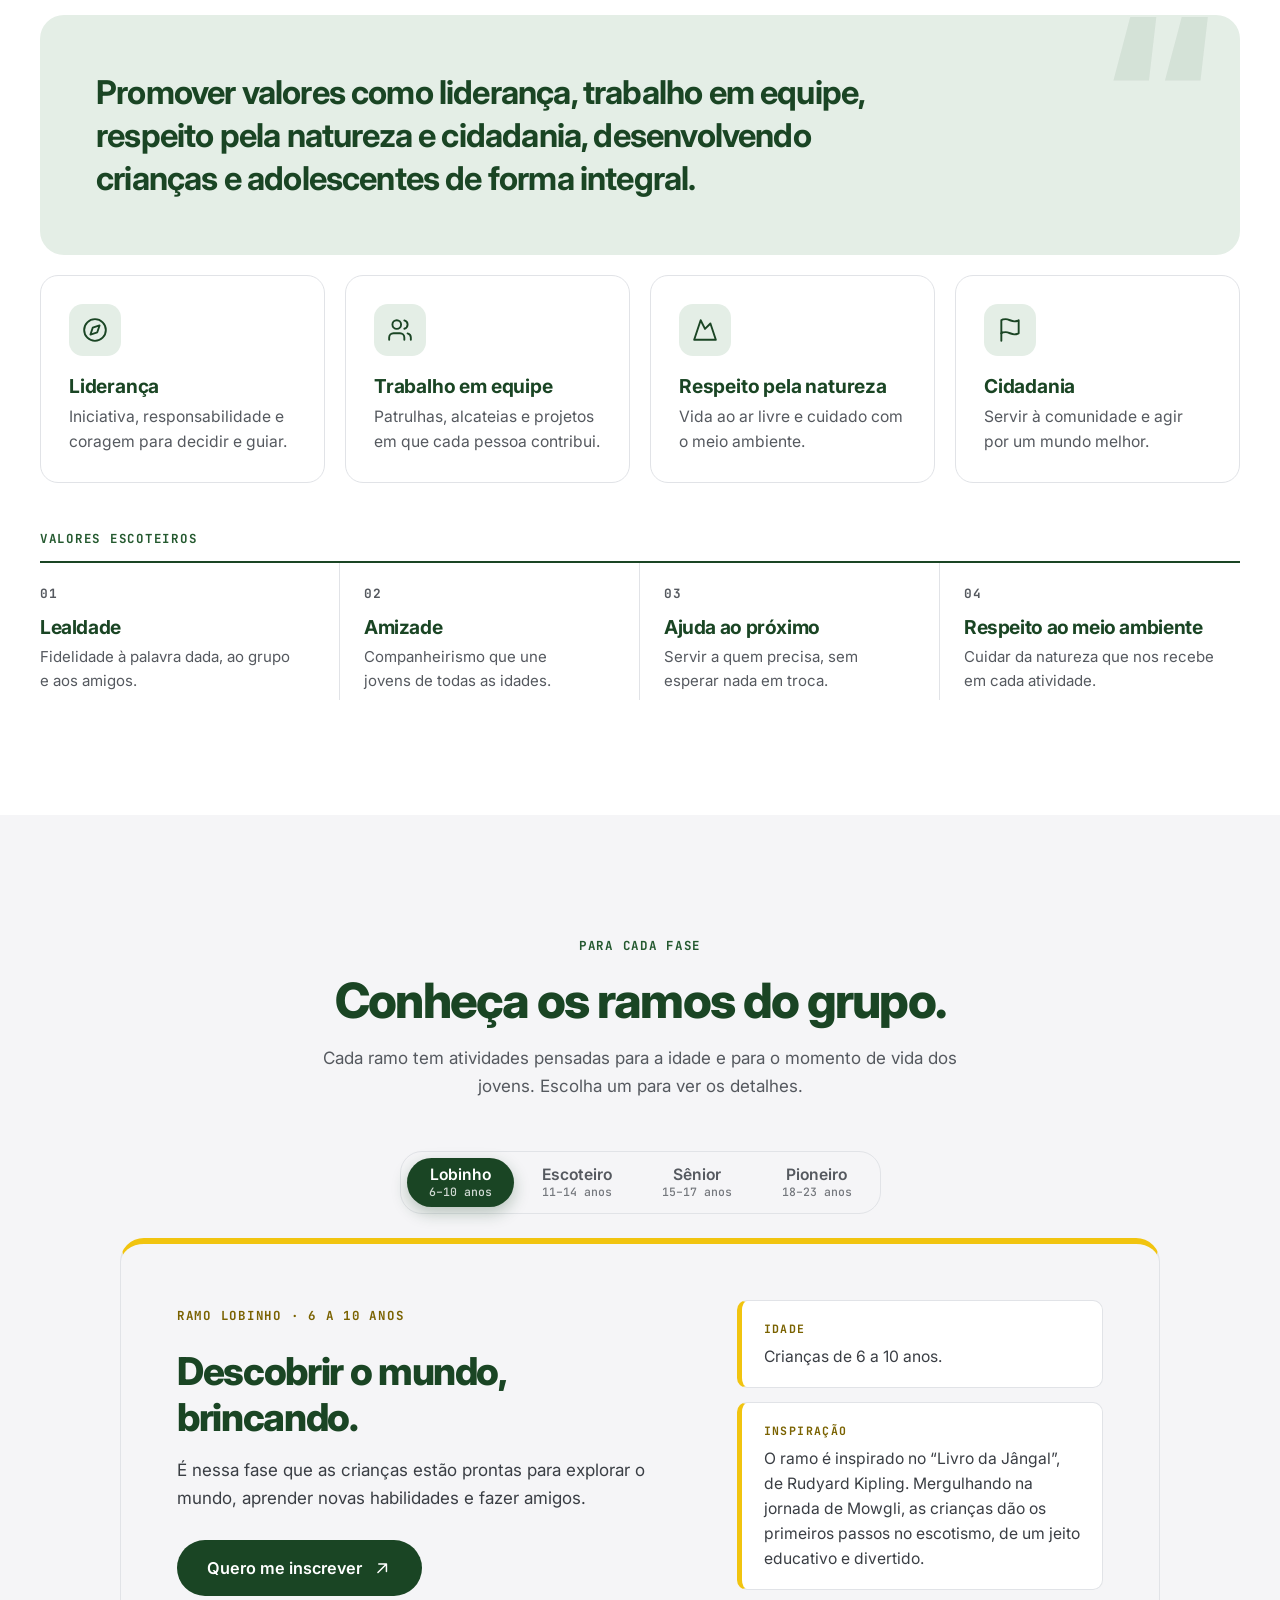
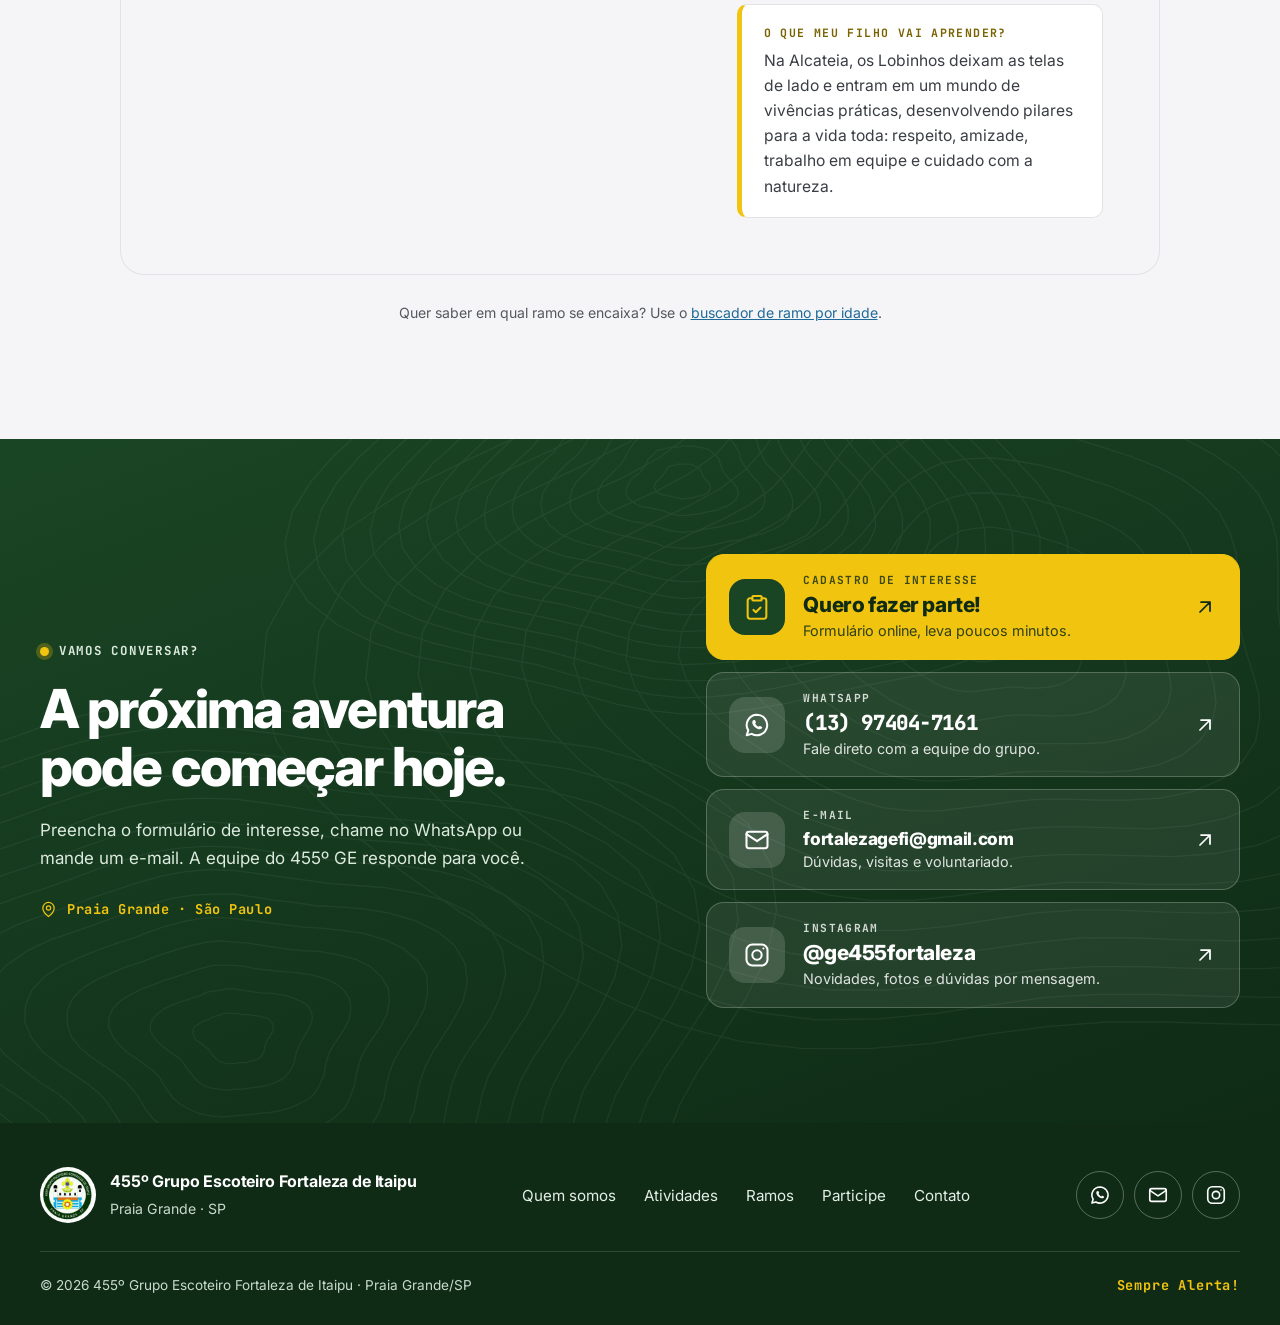
<file: quem-somos.html>
<!DOCTYPE html>
<html lang="pt-BR">
<head>
  <meta charset="utf-8">
  <meta name="viewport" content="width=device-width, initial-scale=1">
  <title>Quem somos | 455º Grupo Escoteiro Fortaleza de Itaipu</title>
  <meta name="description" content="Conheça a história, a missão e os ramos do 455º Grupo Escoteiro Fortaleza de Itaipu, fundado em 22 de abril de 2018 no Canto do Forte, em Praia Grande/SP.">
  <meta name="theme-color" content="#1A4524">
  <meta property="og:type" content="website">
  <meta property="og:title" content="Quem somos | 455º Grupo Escoteiro Fortaleza de Itaipu">
  <meta property="og:description" content="Fundado em 2018 no Canto do Forte, em Praia Grande/SP. Conheça nossa história, missão e ramos.">
  <meta property="og:locale" content="pt_BR">
  <link rel="icon" type="image/png" href="img/favicon.png">
  <link rel="apple-touch-icon" href="img/apple-touch-icon.png">
  <link rel="preconnect" href="https://fonts.googleapis.com">
  <link rel="preconnect" href="https://fonts.gstatic.com" crossorigin>
  <link href="https://fonts.googleapis.com/css2?family=Inter:wght@400;500;600;700;800&family=JetBrains+Mono:wght@500;700&display=swap" rel="stylesheet">
  <link rel="stylesheet" href="css/style.css">
  <link rel="stylesheet" href="css/ajustes.css">
  <script>(function(){try{var t=localStorage.getItem('theme');if(!t){t=window.matchMedia('(prefers-color-scheme: dark)').matches?'dark':'light';}document.documentElement.setAttribute('data-theme',t);}catch(e){}})();</script>
  <script>document.documentElement.classList.add('js');</script>
</head>
<body>

<!-- Ícones (sprite SVG) -->
<svg width="0" height="0" style="position:absolute" aria-hidden="true" focusable="false">
  <defs>
    <symbol id="i-arrow" viewBox="0 0 24 24"><path d="M5 12h14M13 6l6 6-6 6"/></symbol>
    <symbol id="i-ext" viewBox="0 0 24 24"><path d="M7 17 17 7M8 7h9v9"/></symbol>
    <symbol id="i-check" viewBox="0 0 24 24"><path d="m5 12.5 4.5 4.5L19 7.5"/></symbol>
    <symbol id="i-menu" viewBox="0 0 24 24"><path d="M4 7h16M4 12h16M4 17h16"/></symbol>
    <symbol id="i-close" viewBox="0 0 24 24"><path d="M6 6l12 12M18 6 6 18"/></symbol>
    <symbol id="i-plus" viewBox="0 0 24 24"><path d="M12 5v14M5 12h14"/></symbol>
    <symbol id="i-pin" viewBox="0 0 24 24"><path d="M20 10c0 6-8 12-8 12s-8-6-8-12a8 8 0 0 1 16 0Z"/><circle cx="12" cy="10" r="3"/></symbol>
    <symbol id="i-insta" viewBox="0 0 24 24"><rect x="3" y="3" width="18" height="18" rx="5"/><circle cx="12" cy="12" r="4"/><path d="M17.5 6.5h.01"/></symbol>
    <symbol id="i-form" viewBox="0 0 24 24"><rect x="8" y="2.5" width="8" height="4" rx="1"/><path d="M16 4.5h2a2 2 0 0 1 2 2V20a2 2 0 0 1-2 2H6a2 2 0 0 1-2-2V6.5a2 2 0 0 1 2-2h2"/><path d="m9 14.5 2 2 4-4"/></symbol>
    <symbol id="i-activity" viewBox="0 0 24 24"><path d="M22 12h-4l-3 9L9 3l-3 9H2"/></symbol>
    <symbol id="i-bulb" viewBox="0 0 24 24"><path d="M15 14c.2-1 .7-1.7 1.5-2.5 1-.9 1.5-2.2 1.5-3.5A6 6 0 0 0 6 8c0 1 .2 2.2 1.5 3.5.7.7 1.3 1.5 1.5 2.5"/><path d="M9 18h6M10 22h4"/></symbol>
    <symbol id="i-users" viewBox="0 0 24 24"><path d="M16 21v-2a4 4 0 0 0-4-4H6a4 4 0 0 0-4 4v2"/><circle cx="9" cy="7" r="4"/><path d="M22 21v-2a4 4 0 0 0-3-3.87M16 3.13a4 4 0 0 1 0 7.75"/></symbol>
    <symbol id="i-heart" viewBox="0 0 24 24"><path d="M19 14c1.49-1.46 3-3.21 3-5.5A5.5 5.5 0 0 0 16.5 3c-1.76 0-3 .5-4.5 2-1.5-1.5-2.74-2-4.5-2A5.5 5.5 0 0 0 2 8.5c0 2.3 1.5 4.05 3 5.5l7 7Z"/></symbol>
    <symbol id="i-star" viewBox="0 0 24 24"><path d="m12 3 2.6 5.6 6.1.7-4.5 4.2 1.2 6L12 16.4 6.6 19.5l1.2-6L3.3 9.3l6.1-.7z"/></symbol>
    <symbol id="i-shield" viewBox="0 0 24 24"><path d="M12 22s8-4 8-10V5l-8-3-8 3v7c0 6 8 10 8 10z"/><path d="m9 12 2 2 4-4"/></symbol>
    <symbol id="i-compass" viewBox="0 0 24 24"><circle cx="12" cy="12" r="10"/><path d="m16.2 7.8-2.1 6.3-6.3 2.1 2.1-6.3z"/></symbol>
    <symbol id="i-tent" viewBox="0 0 24 24"><path d="M3.5 21 14 3M20.5 21 10 3M15.5 21 12 15l-3.5 6M2 21h20"/></symbol>
    <symbol id="i-pencil" viewBox="0 0 24 24"><path d="M12 20h9"/><path d="M16.5 3.5a2.1 2.1 0 0 1 3 3L7 19l-4 1 1-4z"/></symbol>
    <symbol id="i-flag" viewBox="0 0 24 24"><path d="M4 15s1-1 4-1 5 2 8 2 4-1 4-1V3s-1 1-4 1-5-2-8-2-4 1-4 1z"/><path d="M4 22v-7"/></symbol>
    <symbol id="i-whats" viewBox="0 0 24 24"><path d="M12 3.2a8.8 8.8 0 0 0-7.5 13.4L3.2 20.8l4.3-1.2A8.8 8.8 0 1 0 12 3.2z"/><path d="M9.3 7.9c.3-.3.8-.3 1 .1l.7 1.4c.1.3.1.5-.1.7l-.5.6c.7 1.3 1.6 2.2 3 2.9l.6-.6c.2-.2.5-.3.8-.1l1.4.8c.4.2.4.7.1 1-.9 1-2.2 1.2-3.5.7-2.3-.9-4.1-2.7-4.8-5-.2-.8.1-1.8.5-2.5z" fill="currentColor" stroke="none"/></symbol>
    <symbol id="i-mail" viewBox="0 0 24 24"><rect x="3" y="5" width="18" height="14" rx="2"/><path d="m3 7 9 6 9-6"/></symbol>
    <symbol id="i-calendar" viewBox="0 0 24 24"><rect x="3" y="4.5" width="18" height="16" rx="2"/><path d="M3 9.5h18M8 2.5v4M16 2.5v4"/></symbol>
    <symbol id="i-sun" viewBox="0 0 24 24"><circle cx="12" cy="12" r="4"/><path d="M12 2.5v2M12 19.5v2M4.9 4.9l1.4 1.4M17.7 17.7l1.4 1.4M2.5 12h2M19.5 12h2M4.9 19.1l1.4-1.4M17.7 6.3l1.4-1.4"/></symbol>
    <symbol id="i-moon" viewBox="0 0 24 24"><path d="M20.5 14.2A8.5 8.5 0 0 1 9.8 3.5a8.5 8.5 0 1 0 10.7 10.7z"/></symbol>
    <symbol id="i-mountain" viewBox="0 0 24 24"><path d="m8 3 4 8 5-5 5 15H2z"/></symbol>
  </defs>
</svg>

<a class="skip-link" href="#conteudo">Pular para o conteúdo</a>

<!-- ============ CABEÇALHO ============ -->
<header class="site-header" id="topo">
  <div class="container header-inner">
    <a class="brand" href="index.html" aria-label="455º Grupo Escoteiro Fortaleza de Itaipu, ir para o início">
      <img src="img/logo.png" width="52" height="52" alt="Brasão do 455º Grupo Escoteiro Fortaleza de Itaipu">
      <span class="brand-text">
        <strong>Fortaleza de Itaipu</strong>
        <small>455º GE · Praia Grande/SP</small>
      </span>
    </a>

    <button class="theme-toggle" type="button" aria-label="Ativar modo escuro" aria-pressed="false">
      <svg class="icon i-moon" aria-hidden="true"><use href="#i-moon"/></svg>
      <svg class="icon i-sun" aria-hidden="true"><use href="#i-sun"/></svg>
    </button>

    <button class="nav-toggle" type="button" aria-expanded="false" aria-controls="menu" aria-label="Abrir menu">
      <svg class="icon icon-menu" aria-hidden="true"><use href="#i-menu"/></svg>
      <svg class="icon icon-close" aria-hidden="true"><use href="#i-close"/></svg>
    </button>

    <nav class="nav" id="menu" aria-label="Navegação principal">
      <ul>
        <li><a href="quem-somos.html" aria-current="page">Quem somos</a></li>
        <li><a href="index.html#vivencias">Atividades</a></li>
        <li><a href="index.html#ramos">Ramos</a></li>
        <li><a href="index.html#participe">Participe</a></li>
        <li><a href="index.html#duvidas">Dúvidas</a></li>
        <li><a href="index.html#contato">Contato</a></li>
      </ul>
      <a class="btn btn-primary nav-cta" href="https://forms.gle/gKsQPSmbCHx3iXPt7" target="_blank" rel="noopener noreferrer">
        Quero participar
        <svg class="icon" aria-hidden="true"><use href="#i-ext"/></svg>
      </a>
    </nav>
  </div>
</header>

<main id="conteudo">

  <section class="hero page-hero" aria-labelledby="qs-titulo">
    <div class="hero-topo" aria-hidden="true"></div>
    <div class="container hero-grid">
      <div class="hero-copy">
        <ol class="crumbs" aria-label="Você está em"><li><a href="index.html">Início</a></li><li aria-current="page">Quem somos</li></ol>
        <p class="eyebrow eyebrow-light"><span class="dot" aria-hidden="true"></span> Quem somos</p>
        <h1 id="qs-titulo">Formando cidadãos pelo <em>escotismo</em> desde 2018.</h1>
        <p class="hero-lead">Somos o 455º Grupo Escoteiro Fortaleza de Itaipu, de Praia Grande/SP. Nossa missão é desenvolver crianças e adolescentes de forma integral, com aventura, amizade e valores para a vida.</p>
        <div class="hero-actions">
          <a class="btn btn-accent btn-lg" href="https://forms.gle/gKsQPSmbCHx3iXPt7" target="_blank" rel="noopener noreferrer">Quero participar <svg class="icon" aria-hidden="true"><use href="#i-ext"/></svg></a>
          <a class="btn btn-ghost btn-lg" href="#ramos">Conhecer os ramos <svg class="icon" aria-hidden="true"><use href="#i-arrow"/></svg></a>
        </div>
      </div>
      <figure class="frame">
        <img src="img/grupo.jpg" width="752" height="464" alt="Lobinhos, escoteiros, sêniores e voluntários do grupo reunidos para uma foto" fetchpriority="high">
        <figcaption class="chip"><svg class="icon" aria-hidden="true"><use href="#i-pin"/></svg> Praia Grande · SP</figcaption>
      </figure>
    </div>
  </section>

  <section class="section" id="historia" aria-labelledby="historia-titulo">
    <div class="container story">
      <div class="date-card reveal">
        <p class="eyebrow">Fundação do grupo</p>
        <time class="date-big" datetime="2018-04-22">22/04/2018</time>
        <p><svg class="icon" aria-hidden="true"><use href="#i-pin"/></svg> Canto do Forte, Praia Grande/SP</p>
        <hr>
        <div class="date-seal">
          <img src="img/logo.png" width="84" height="84" alt="Brasão do grupo" loading="lazy">
          <p>No brasão, a flor-de-lis escoteira e o lema <strong>Sempre Alerta</strong> se unem à silhueta da fortaleza e às ondas.</p>
        </div>
      </div>
      <div class="story-copy reveal">
        <p class="eyebrow">Nossa história</p>
        <h2 id="historia-titulo">Nascemos no Canto do Forte.</h2>
        <p>O 455º Grupo Escoteiro Fortaleza de Itaipu foi fundado em <strong>22 de abril de 2018</strong>, no Canto do Forte, em Praia Grande, no litoral paulista.</p>
        <p>Desde então, o grupo reúne crianças, jovens e adultos voluntários em torno de uma ideia simples: aprender fazendo, ao ar livre e em equipe, para crescer por inteiro e servir à comunidade.</p>
        <p>Como todo grupo escoteiro, funcionamos pelo voluntariado. Cada atividade existe porque adultos dedicam o seu tempo a acompanhar e inspirar os jovens.</p>
      </div>
    </div>
  </section>

  <section class="section section-snow" id="missao" aria-labelledby="missao-titulo">
    <div class="container">
      <header class="section-head reveal">
        <p class="eyebrow">Uma missão compartilhada</p>
        <h2 id="missao-titulo">O que nos move.</h2>
      </header>
      <div class="mission reveal">
        <blockquote>Promover valores como liderança, trabalho em equipe, respeito pela natureza e cidadania, desenvolvendo crianças e adolescentes de forma integral.</blockquote>
      </div>
      <ul class="pillars">
        <li class="area reveal"><span class="area-icon"><svg class="icon" aria-hidden="true"><use href="#i-compass"/></svg></span><h4>Liderança</h4><p>Iniciativa, responsabilidade e coragem para decidir e guiar.</p></li>
        <li class="area reveal"><span class="area-icon"><svg class="icon" aria-hidden="true"><use href="#i-users"/></svg></span><h4>Trabalho em equipe</h4><p>Patrulhas, alcateias e projetos em que cada pessoa contribui.</p></li>
        <li class="area reveal"><span class="area-icon"><svg class="icon" aria-hidden="true"><use href="#i-mountain"/></svg></span><h4>Respeito pela natureza</h4><p>Vida ao ar livre e cuidado com o meio ambiente.</p></li>
        <li class="area reveal"><span class="area-icon"><svg class="icon" aria-hidden="true"><use href="#i-flag"/></svg></span><h4>Cidadania</h4><p>Servir à comunidade e agir por um mundo melhor.</p></li>
      </ul>
      <div class="values-block reveal">
        <p class="eyebrow">Valores escoteiros</p>
        <ol class="values-list">
          <li><span class="v-n mono" aria-hidden="true">01</span><h4>Lealdade</h4><p>Fidelidade à palavra dada, ao grupo e aos amigos.</p></li>
          <li><span class="v-n mono" aria-hidden="true">02</span><h4>Amizade</h4><p>Companheirismo que une jovens de todas as idades.</p></li>
          <li><span class="v-n mono" aria-hidden="true">03</span><h4>Ajuda ao próximo</h4><p>Servir a quem precisa, sem esperar nada em troca.</p></li>
          <li><span class="v-n mono" aria-hidden="true">04</span><h4>Respeito ao meio ambiente</h4><p>Cuidar da natureza que nos recebe em cada atividade.</p></li>
        </ol>
      </div>
    </div>
  </section>

  <section class="section" id="ramos" aria-labelledby="ramos-titulo">
    <div class="container">
      <header class="section-head section-head-center reveal">
        <p class="eyebrow">Para cada fase</p>
        <h2 id="ramos-titulo">Conheça os ramos do grupo.</h2>
        <p>Cada ramo tem atividades pensadas para a idade e para o momento de vida dos jovens. Escolha um para ver os detalhes.</p>
      </header>
      <div class="tabs reveal" data-tabs>
        <div class="tablist tablist-4" role="tablist" aria-label="Escolha o ramo"><button class="tab" role="tab" id="tab-lobinho" aria-selected="true" aria-controls="panel-lobinho" data-tab="lobinho" type="button">Lobinho<span class="mono">6–10 anos</span></button><button class="tab" role="tab" id="tab-escoteiro" aria-selected="false" aria-controls="panel-escoteiro" data-tab="escoteiro" tabindex="-1" type="button">Escoteiro<span class="mono">11–14 anos</span></button><button class="tab" role="tab" id="tab-senior" aria-selected="false" aria-controls="panel-senior" data-tab="senior" tabindex="-1" type="button">Sênior<span class="mono">15–17 anos</span></button><button class="tab" role="tab" id="tab-pioneiro" aria-selected="false" aria-controls="panel-pioneiro" data-tab="pioneiro" tabindex="-1" type="button">Pioneiro<span class="mono">18–23 anos</span></button></div>

        <div class="tabpanel ramo-panel" role="tabpanel" id="panel-lobinho" aria-labelledby="tab-lobinho" data-ramo="lobinho">
          <div class="panel-copy">
            <p class="eyebrow">Ramo Lobinho · 6 a 10 anos</p>
            <h3>Descobrir o mundo, brincando.</h3>
            <p>É nessa fase que as crianças estão prontas para explorar o mundo, aprender novas habilidades e fazer amigos.</p>
            <a class="btn btn-primary btn-lg" href="https://forms.gle/gKsQPSmbCHx3iXPt7" target="_blank" rel="noopener noreferrer">Quero me inscrever <svg class="icon" aria-hidden="true"><use href="#i-ext"/></svg></a>
          </div>
          <div class="facts"><article class="fact"><span class="fact-k mono">Idade</span><p>Crianças de 6 a 10 anos.</p></article><article class="fact"><span class="fact-k mono">Inspiração</span><p>O ramo é inspirado no “Livro da Jângal”, de Rudyard Kipling. Mergulhando na jornada de Mowgli, as crianças dão os primeiros passos no escotismo, de um jeito educativo e divertido.</p></article><article class="fact"><span class="fact-k mono">O que meu filho vai aprender?</span><p>Na Alcateia, os Lobinhos deixam as telas de lado e entram em um mundo de vivências práticas, desenvolvendo pilares para a vida toda: respeito, amizade, trabalho em equipe e cuidado com a natureza.</p></article></div>
        </div>
        <div class="tabpanel ramo-panel" role="tabpanel" id="panel-escoteiro" aria-labelledby="tab-escoteiro" data-ramo="escoteiro" hidden>
          <div class="panel-copy">
            <p class="eyebrow">Ramo Escoteiro · 11 a 14 anos</p>
            <h3>Autonomia, liderança e responsabilidade.</h3>
            <p>Nesse estágio, a ênfase está em desenvolver a autonomia, a liderança e a responsabilidade dos jovens.</p>
            <a class="btn btn-primary btn-lg" href="https://forms.gle/gKsQPSmbCHx3iXPt7" target="_blank" rel="noopener noreferrer">Quero me inscrever <svg class="icon" aria-hidden="true"><use href="#i-ext"/></svg></a>
          </div>
          <div class="facts"><article class="fact"><span class="fact-k mono">Idade</span><p>Jovens de 11 a 14 anos.</p></article><article class="fact"><span class="fact-k mono">O que vem por aí?</span><p>Acampamentos mais longos, expedições e projetos comunitários que envolvem planejamento. É a chance perfeita para liderar e explorar interesses pessoais.</p></article><article class="fact"><span class="fact-k mono">O que meu filho vai aprender?</span><p>Os jovens são desafiados a enfrentar situações que estimulam a superação de limites, a construção da autoconfiança e o desenvolvimento do caráter.</p><p>As atividades giram em torno de valores escoteiros como lealdade, amizade, ajuda ao próximo e respeito pelo meio ambiente.</p></article></div>
        </div>
        <div class="tabpanel ramo-panel" role="tabpanel" id="panel-senior" aria-labelledby="tab-senior" data-ramo="senior" hidden>
          <div class="panel-copy">
            <p class="eyebrow">Ramo Sênior · 15 a 17 anos</p>
            <h3>Da adolescência para a vida adulta.</h3>
            <p>Uma fase de transição. O objetivo é apoiar os jovens nesse processo, com desafios, aprendizados e oportunidades de crescimento pessoal e coletivo.</p>
            <a class="btn btn-primary btn-lg" href="https://forms.gle/gKsQPSmbCHx3iXPt7" target="_blank" rel="noopener noreferrer">Quero me inscrever <svg class="icon" aria-hidden="true"><use href="#i-ext"/></svg></a>
          </div>
          <div class="facts"><article class="fact"><span class="fact-k mono">Idade</span><p>Jovens de 15 a 17 anos.</p></article><article class="fact"><span class="fact-k mono">O que esperar?</span><p>Atividades diversificadas: aventuras ao ar livre, acampamentos mais desafiadores, trilhas, projetos de impacto social e desenvolvimento de habilidades práticas.</p></article><article class="fact"><span class="fact-k mono">O que meu filho vai aprender?</span><p>Uma abordagem mais ampla e profunda. Os jovens têm mais autonomia para organizar e planejar as atividades e são incentivados a tomar decisões e assumir responsabilidades de liderança.</p><p>Isso desenvolve liderança, gestão de projetos, resolução de conflitos e tomada de decisões.</p></article></div>
        </div>
        <div class="tabpanel ramo-panel" role="tabpanel" id="panel-pioneiro" aria-labelledby="tab-pioneiro" data-ramo="pioneiro" hidden>
          <div class="panel-copy">
            <p class="eyebrow">Ramo Pioneiro · 18 a 23 anos</p>
            <h3>Projeto de vida e serviço à comunidade.</h3>
            <p>O último ramo do escotismo prepara os jovens para a vida adulta, com protagonismo, cidadania e a alegria de servir.</p>
            <a class="btn btn-primary btn-lg" href="https://forms.gle/gKsQPSmbCHx3iXPt7" target="_blank" rel="noopener noreferrer">Quero me inscrever <svg class="icon" aria-hidden="true"><use href="#i-ext"/></svg></a>
          </div>
          <div class="facts"><article class="fact"><span class="fact-k mono">Idade</span><p>Jovens de 18 a 23 anos, reunidos em uma equipe chamada Clã Pioneiro.</p></article><article class="fact"><span class="fact-k mono">O que esperar?</span><p>Os próprios jovens escolhem, planejam e realizam projetos e atividades, em campos como serviço, aventura e viagem. O lema do ramo é “Servir”.</p></article><article class="fact"><span class="fact-k mono">O que o jovem vai aprender?</span><p>O foco está na integração social e na construção de um projeto de vida. Os pioneiros exercitam a cidadania e assumem responsabilidades próprias de adultos por meio do serviço à comunidade, ampliando a visão de mundo.</p></article></div>
        </div>
      </div>
      <p class="fineprint reveal">Quer saber em qual ramo se encaixa? Use o <a href="index.html#ramos">buscador de ramo por idade</a>.</p>
    </div>
  </section>

  <!-- ============ CONTATO ============ -->
  <section class="contact" id="contato" aria-labelledby="contato-titulo">
    <div class="hero-topo hero-topo-soft" aria-hidden="true"></div>
    <div class="container contact-grid">
      <div class="contact-copy reveal">
        <p class="eyebrow eyebrow-light"><span class="dot" aria-hidden="true"></span> Vamos conversar?</p>
        <h2 id="contato-titulo">A próxima aventura pode começar hoje.</h2>
        <p>Preencha o formulário de interesse, chame no WhatsApp ou mande um e-mail. A equipe do 455º GE responde para você.</p>
        <p class="contact-place"><svg class="icon" aria-hidden="true"><use href="#i-pin"/></svg> Praia Grande · São Paulo</p>
      </div>

      <div class="contact-cards reveal">
        <a class="contact-card contact-card-main" href="https://forms.gle/gKsQPSmbCHx3iXPt7" target="_blank" rel="noopener noreferrer">
          <span class="cc-icon"><svg class="icon" aria-hidden="true"><use href="#i-form"/></svg></span>
          <span class="cc-text"><small class="mono">Cadastro de interesse</small><strong>Quero fazer parte!</strong><span>Formulário online, leva poucos minutos.</span></span>
          <svg class="icon cc-arrow" aria-hidden="true"><use href="#i-ext"/></svg>
        </a>
        <a class="contact-card" href="https://wa.me/5513974047161" target="_blank" rel="noopener noreferrer">
          <span class="cc-icon"><svg class="icon" aria-hidden="true"><use href="#i-whats"/></svg></span>
          <span class="cc-text"><small class="mono">WhatsApp</small><strong class="mono">(13) 97404-7161</strong><span>Fale direto com a equipe do grupo.</span></span>
          <svg class="icon cc-arrow" aria-hidden="true"><use href="#i-ext"/></svg>
        </a>
        <a class="contact-card" href="mailto:fortalezagefi@gmail.com">
          <span class="cc-icon"><svg class="icon" aria-hidden="true"><use href="#i-mail"/></svg></span>
          <span class="cc-text"><small class="mono">E-mail</small><strong class="cc-email">fortalezagefi@gmail.com</strong><span>Dúvidas, visitas e voluntariado.</span></span>
          <svg class="icon cc-arrow" aria-hidden="true"><use href="#i-ext"/></svg>
        </a>
        <a class="contact-card" href="https://www.instagram.com/ge455fortaleza/" target="_blank" rel="noopener noreferrer">
          <span class="cc-icon"><svg class="icon" aria-hidden="true"><use href="#i-insta"/></svg></span>
          <span class="cc-text"><small class="mono">Instagram</small><strong>@ge455fortaleza</strong><span>Novidades, fotos e dúvidas por mensagem.</span></span>
          <svg class="icon cc-arrow" aria-hidden="true"><use href="#i-ext"/></svg>
        </a>
      </div>
    </div>
  </section>
</main>

<!-- ============ RODAPÉ ============ -->
<footer class="site-footer">
  <div class="container footer-grid">
    <div class="footer-brand">
      <img src="img/logo.png" width="56" height="56" alt="" loading="lazy">
      <div>
        <strong>455º Grupo Escoteiro Fortaleza de Itaipu</strong>
        <span>Praia Grande · SP</span>
      </div>
    </div>
    <nav aria-label="Links do rodapé">
      <ul>
        <li><a href="quem-somos.html">Quem somos</a></li>
        <li><a href="index.html#vivencias">Atividades</a></li>
        <li><a href="index.html#ramos">Ramos</a></li>
        <li><a href="index.html#participe">Participe</a></li>
        <li><a href="index.html#contato">Contato</a></li>
      </ul>
    </nav>
    <div class="footer-social">
      <a class="footer-insta" href="https://wa.me/5513974047161" target="_blank" rel="noopener noreferrer" aria-label="WhatsApp do grupo, (13) 97404-7161 (abre em nova aba)"><svg class="icon" aria-hidden="true"><use href="#i-whats"/></svg></a>
      <a class="footer-insta" href="mailto:fortalezagefi@gmail.com" aria-label="E-mail do grupo, fortalezagefi@gmail.com"><svg class="icon" aria-hidden="true"><use href="#i-mail"/></svg></a>
      <a class="footer-insta" href="https://www.instagram.com/ge455fortaleza/" target="_blank" rel="noopener noreferrer" aria-label="Instagram do grupo, @ge455fortaleza (abre em nova aba)"><svg class="icon" aria-hidden="true"><use href="#i-insta"/></svg></a>
    </div>
  </div>
  <div class="container footer-bottom">
    <p>© <span id="ano">2026</span> 455º Grupo Escoteiro Fortaleza de Itaipu · Praia Grande/SP</p>
    <p class="mono">Sempre Alerta!</p>
  </div>
</footer>

<div class="mobile-cta" id="mobile-cta">
  <a class="btn btn-accent" href="https://forms.gle/gKsQPSmbCHx3iXPt7" target="_blank" rel="noopener noreferrer">Quero participar <svg class="icon" aria-hidden="true"><use href="#i-ext"/></svg></a>
  <a class="btn btn-wa" href="https://wa.me/5513974047161" target="_blank" rel="noopener noreferrer" aria-label="Chamar no WhatsApp"><svg class="icon" aria-hidden="true"><use href="#i-whats"/></svg></a>
</div>

<a class="to-top" href="#topo" aria-label="Voltar ao topo"><svg class="icon" aria-hidden="true"><use href="#i-arrow"/></svg></a>

<script src="js/main.js" defer></script>
</body>
</html>
</file>
<file: css/style.css>
/* =========================================================
   455º Grupo Escoteiro Fortaleza de Itaipu
   Estilos conforme o Design System "Fortaleza de Itaipu Connect"
   Proporção 60-30-10: neutros (Cinza Neve/branco) · Verde Escoteiro · destaques
   ========================================================= */

/* ---------- Tokens ---------- */
:root {
  /* Cores do Design System */
  --green: #1A4524;        /* Verde Escoteiro (primária) */
  --blue: #2980B9;         /* Azul Oceano (secundária) */
  --terra: #D35400;        /* Terracota Forte (accent) */
  --yellow: #F1C40F;       /* Amarelo Alerta (highlight) */
  --snow: #F5F5F7;         /* Cinza Neve (fundo) */
  --ink: #1D1D1F;          /* Carvão (texto) */
  --white: #FFFFFF;

  /* Variações derivadas, só para contraste de texto e profundidade */
  --green-900: #0F2B16;
  --green-700: #24592F;
  --green-100: #E4EEE6;
  --blue-700: #1F6A98;     /* azul para texto pequeno/links (contraste AA) */
  --blue-100: #E3EFF8;
  --terra-700: #B04600;
  --terra-100: #FBEADF;
  --yellow-100: #FCF3C9;
  --muted: #55595F;
  --line: #E1E3E7;

  --font: 'Inter', system-ui, -apple-system, 'Segoe UI', Roboto, sans-serif;
  --mono: 'JetBrains Mono', ui-monospace, 'SF Mono', Menlo, Consolas, monospace;

  --radius: 18px;
  --radius-sm: 10px;
  --shadow-sm: 0 1px 2px rgba(15, 43, 22, .06), 0 4px 14px rgba(15, 43, 22, .06);
  --shadow-md: 0 2px 4px rgba(15, 43, 22, .06), 0 16px 40px rgba(15, 43, 22, .12);
  --ease: cubic-bezier(.22, .8, .3, 1);
  --header-h: 76px;

  /* Tema (claro por padrão) */
  --bg: #F5F5F7;
  --surface: #FFFFFF;
  --surface-2: #F5F5F7;
  --text: #1D1D1F;
  --text-soft: #3A3E44;
  --heading: #1A4524;
  --eyebrow: #24592F;
  --primary: #1A4524;
  --link: #1F6A98;
  --ink-yellow: #7A6200;
  --ink-terra: #B04600;
  --ink-green: #1A4524;
  --header-bg: rgba(245, 245, 247, .78);
  --header-bg-solid: rgba(245, 245, 247, .92);
  color-scheme: light;
}

:root[data-theme="dark"] {
  --bg: #0F1311;
  --surface: #171B18;
  --surface-2: #1E2420;
  --text: #ECEFEA;
  --text-soft: #C4CBC5;
  --muted: #9CA69E;
  --line: #2A312C;
  --heading: #DCEFE0;
  --eyebrow: #A9D3B3;
  --primary: #256B37;
  --link: #74B9E6;
  --green-100: #1F2D23;
  --yellow-100: #2A2510;
  --blue-100: #14283A;
  --terra-100: #34200F;
  --ink-yellow: #F1C40F;
  --ink-terra: #F59A5E;
  --ink-green: #A9D3B3;
  --header-bg: rgba(15, 19, 17, .82);
  --header-bg-solid: rgba(15, 19, 17, .94);
  --shadow-sm: 0 1px 2px rgba(0, 0, 0, .4), 0 4px 14px rgba(0, 0, 0, .35);
  --shadow-md: 0 2px 4px rgba(0, 0, 0, .4), 0 16px 40px rgba(0, 0, 0, .45);
  color-scheme: dark;
}

/* ---------- Base ---------- */
*, *::before, *::after { box-sizing: border-box; }
html { scroll-behavior: smooth; scroll-padding-top: calc(var(--header-h) + 12px); -webkit-text-size-adjust: 100%; }
body {
  margin: 0; background: var(--bg); color: var(--text);
  font-family: var(--font); font-size: 1.0625rem; line-height: 1.65;
  -webkit-font-smoothing: antialiased; text-rendering: optimizeLegibility;
}
img, svg { display: block; max-width: 100%; }
img { height: auto; }
h1, h2, h3, h4, p, ul, ol, dl, dd, figure, blockquote { margin: 0; }
ul, ol { padding: 0; list-style: none; }
a { color: var(--link); }
button { font: inherit; color: inherit; cursor: pointer; }
:focus-visible { outline: 3px solid var(--blue); outline-offset: 3px; border-radius: 6px; }
::selection { background: var(--yellow); color: var(--green-900); }

.container { width: min(1200px, calc(100% - 48px)); margin-inline: auto; }
.mono { font-family: var(--mono); font-variant-numeric: tabular-nums; }
.icon { width: 1.25em; height: 1.25em; fill: none; stroke: currentColor; stroke-width: 1.75; stroke-linecap: round; stroke-linejoin: round; flex: none; }

.skip-link { position: absolute; left: 12px; top: -80px; z-index: 1000; background: var(--surface); color: var(--text); padding: 12px 18px; border-radius: 8px; font-weight: 600; }
.skip-link:focus { top: 12px; }

/* ---------- Tipografia ---------- */
h1, h2, h3, .h2 { font-weight: 800; letter-spacing: -.035em; line-height: 1.08; color: var(--heading); }
h2, .h2 { font-size: clamp(2rem, 3.8vw, 3.1rem); }
h3 { font-size: 1.375rem; letter-spacing: -.02em; line-height: 1.2; }
h4 { font-size: 1.0625rem; font-weight: 700; letter-spacing: -.01em; line-height: 1.3; }

.eyebrow {
  display: inline-flex; align-items: center; gap: 10px;
  font-family: var(--mono); font-weight: 700; font-size: .78rem;
  letter-spacing: .14em; text-transform: uppercase; color: var(--eyebrow);
  margin-bottom: 18px;
}
.eyebrow-light { color: #D8E8DB; }
.dot { width: 9px; height: 9px; border-radius: 50%; background: var(--yellow); box-shadow: 0 0 0 4px rgba(241, 196, 15, .25); }

/* ---------- Botões (alvo de toque ≥ 44px) ---------- */
.btn {
  display: inline-flex; align-items: center; justify-content: center; gap: 10px;
  min-height: 48px; padding: 12px 22px;
  font-weight: 600; font-size: .98rem; line-height: 1.2; text-decoration: none;
  border: 2px solid transparent; border-radius: 999px;
  transition: transform .25s var(--ease), background-color .2s, color .2s, box-shadow .25s, border-color .2s;
}
.btn:hover { transform: translateY(-2px); }
.btn:active { transform: translateY(0); }
.btn-lg { min-height: 56px; padding: 14px 28px; font-size: 1.02rem; }
.btn-primary { background: var(--primary); color: var(--white); }
.btn-primary:hover { background: var(--green-700); box-shadow: 0 10px 24px rgba(26, 69, 36, .3); }
.btn-accent { background: var(--yellow); color: var(--green-900); }
.btn-accent:hover { background: #F7D43A; box-shadow: 0 10px 28px rgba(241, 196, 15, .35); }
.btn-ghost { background: rgba(255, 255, 255, .08); color: var(--white); border-color: rgba(255, 255, 255, .45); }
.btn-ghost:hover { background: rgba(255, 255, 255, .18); border-color: var(--white); }
.btn .icon { transition: transform .25s var(--ease); }
.btn:hover .icon { transform: translateX(3px); }

.link-arrow { display: inline-flex; align-items: center; gap: 8px; min-height: 44px; font-weight: 700; color: var(--link); text-decoration: none; border-bottom: 2px solid transparent; }
.link-arrow:hover { border-bottom-color: currentColor; }

/* ---------- Cabeçalho ---------- */
.site-header {
  position: sticky; top: 0; z-index: 100; height: var(--header-h);
  background: var(--header-bg);
  -webkit-backdrop-filter: saturate(160%) blur(14px); backdrop-filter: saturate(160%) blur(14px);
  border-bottom: 1px solid transparent; transition: border-color .25s, box-shadow .25s, background-color .25s;
}
.site-header.is-scrolled { border-bottom-color: var(--line); box-shadow: 0 6px 24px rgba(15, 43, 22, .06); background: var(--header-bg-solid); }
.header-inner { height: 100%; display: flex; align-items: center; justify-content: space-between; gap: 24px; }
.brand { display: flex; align-items: center; gap: 12px; text-decoration: none; color: var(--heading); flex: none; }
.brand img { width: 52px; height: 52px; }
.brand-text { display: flex; flex-direction: column; line-height: 1.15; }
.brand-text strong { font-size: 1.05rem; font-weight: 800; letter-spacing: -.02em; }
.brand-text small { font-family: var(--mono); font-size: .68rem; font-weight: 500; letter-spacing: .06em; text-transform: uppercase; color: var(--muted); margin-top: 3px; }

.nav { display: flex; align-items: center; gap: 28px; }
.nav ul { display: flex; align-items: center; gap: 4px; }
.nav ul a {
  position: relative; display: inline-flex; align-items: center; min-height: 44px; padding: 0 12px;
  color: var(--text); text-decoration: none; font-weight: 500; font-size: .95rem; border-radius: 8px;
}
.nav ul a::after { content: ""; position: absolute; left: 12px; right: 12px; bottom: 6px; height: 2px; background: var(--yellow); transform: scaleX(0); transform-origin: left; transition: transform .3s var(--ease); }
.nav ul a:hover::after, .nav ul a.is-active::after { transform: scaleX(1); }
.nav ul a.is-active { color: var(--heading); font-weight: 600; }
.nav-cta { min-height: 44px; padding: 10px 20px; font-size: .92rem; }

.nav-toggle { display: none; width: 48px; height: 48px; align-items: center; justify-content: center; background: var(--surface); border: 1px solid var(--line); border-radius: 12px; color: var(--heading); }
.nav-toggle .icon { width: 24px; height: 24px; }
.nav-toggle .icon-close { display: none; }
.nav-toggle[aria-expanded="true"] .icon-menu { display: none; }
.nav-toggle[aria-expanded="true"] .icon-close { display: block; }

/* ---------- Hero ---------- */
.hero {
  position: relative; isolation: isolate; overflow: hidden; color: var(--white);
  background:
    radial-gradient(900px 520px at 82% 30%, rgba(41, 128, 185, .22), transparent 60%),
    radial-gradient(700px 500px at 10% 100%, rgba(241, 196, 15, .10), transparent 60%),
    linear-gradient(160deg, var(--green) 0%, var(--green-900) 100%);
  padding: clamp(56px, 8vw, 104px) 0 clamp(104px, 11vw, 150px);
}
.hero-topo { position: absolute; inset: 0; z-index: -1; background: url("../img/topo.svg") center / cover no-repeat; opacity: .07; }
.hero-topo-soft { opacity: .05; }
.hero-grid { display: grid; grid-template-columns: 1.1fr .9fr; align-items: center; gap: clamp(32px, 5vw, 72px); }
.hero h1 { color: var(--white); font-size: clamp(2.4rem, 4.9vw, 4.1rem); line-height: 1.05; letter-spacing: -.04em; margin-bottom: 24px; text-wrap: balance; }
.hero h1 em { font-style: normal; color: var(--yellow); }
.hero-lead { font-size: clamp(1.05rem, 1.5vw, 1.2rem); line-height: 1.7; color: #E3EEE5; max-width: 34em; margin-bottom: 36px; }
.hero-actions { display: flex; flex-wrap: wrap; gap: 14px; }

.hero-visual { position: relative; max-width: 460px; width: 100%; margin-inline: auto; padding: 0 0 28px 30px; }
.arch {
  position: relative; aspect-ratio: 4 / 5; border-radius: 999px 999px 28px 28px; overflow: hidden;
  border: 3px solid var(--yellow); outline: 1px solid rgba(255, 255, 255, .25); outline-offset: 10px;
  box-shadow: 0 30px 60px rgba(0, 0, 0, .35);
}
.arch img { width: 100%; height: 100%; object-fit: cover; object-position: 50% 62%; }
.seal { position: absolute; left: -6px; bottom: 54px; width: 150px; height: 150px; animation: spin 34s linear infinite; }
.seal-bg { fill: var(--yellow); }
.seal-text { font-family: var(--font); font-weight: 800; font-size: 13.5px; fill: var(--green-900); }
.seal-logo { position: absolute; left: 31px; bottom: 91px; width: 76px; height: 76px; background: var(--white); border-radius: 50%; padding: 3px; box-shadow: 0 2px 8px rgba(0, 0, 0, .2); }
.chip { display: inline-flex; align-items: center; gap: 8px; font-family: var(--mono); font-size: .78rem; font-weight: 700; letter-spacing: .04em; padding: 10px 16px; border-radius: 999px; background: var(--surface); color: var(--heading); box-shadow: var(--shadow-md); }
.chip-float { position: absolute; right: -8px; top: 34px; }
.chip-float .icon { color: var(--terra); width: 1.1em; height: 1.1em; }
@keyframes spin { to { transform: rotate(360deg); } }

/* ---------- Números ---------- */
.stats-wrap { position: relative; z-index: 2; margin-top: -56px; }
.stats {
  display: grid; grid-template-columns: repeat(4, 1fr);
  background: var(--surface); border-radius: var(--radius); box-shadow: var(--shadow-md);
  border: 1px solid var(--line);
}
.stats > div { display: flex; flex-direction: column-reverse; gap: 6px; padding: 26px 28px; }
.stats > div + div { border-left: 1px solid var(--line); }
.stats dd { font-family: var(--mono); font-weight: 700; font-size: clamp(1.9rem, 3.2vw, 2.7rem); line-height: 1; letter-spacing: -.04em; color: var(--heading); }
.stats dd.dd-text { font-family: var(--font); font-weight: 800; font-size: clamp(1.35rem, 2.3vw, 1.9rem); letter-spacing: -.03em; padding-top: .35em; }
.stats dt { font-size: .85rem; color: var(--muted); line-height: 1.35; }

/* ---------- Seções ---------- */
.section { padding: clamp(72px, 9vw, 128px) 0; }
.section-snow { background: var(--surface); }
.section-head { max-width: 40rem; margin-bottom: clamp(32px, 4vw, 52px); }
.section-head > p:last-child { color: var(--muted); margin-top: 16px; }
.section-head-split { max-width: none; display: flex; align-items: flex-end; justify-content: space-between; gap: 40px; }
.section-head-split > div { max-width: 36rem; }
.section-head-split > p { max-width: 24rem; color: var(--muted); margin: 0 0 6px; }
.section-head-center { text-align: center; margin-inline: auto; }
.section-head-center .eyebrow { justify-content: center; }

/* ---------- O grupo ---------- */
.about { display: grid; grid-template-columns: 1.05fr .95fr; align-items: center; gap: clamp(32px, 6vw, 88px); margin-bottom: clamp(64px, 8vw, 112px); }
.about-photo { position: relative; }
.about-photo img { width: 100%; border-radius: var(--radius); box-shadow: var(--shadow-md); aspect-ratio: 4 / 3; object-fit: cover; }
.about-photo::before { content: ""; position: absolute; inset: 22px -18px -18px 22px; border-radius: var(--radius); background: var(--yellow-100); border: 2px solid var(--yellow); z-index: -1; }
.about-photo figcaption { position: absolute; left: 18px; bottom: 18px; display: inline-flex; align-items: center; gap: 10px; padding: 9px 16px 9px 10px; border-radius: 999px; background: var(--surface); font-size: .88rem; font-weight: 600; color: var(--heading); box-shadow: var(--shadow-sm); }
.about-photo figcaption .mono { background: var(--primary); color: var(--yellow); padding: 3px 10px; border-radius: 999px; font-weight: 700; font-size: .8rem; }
.about-copy h2 { margin-bottom: 22px; }
.about-copy p { color: var(--text-soft); margin-bottom: 16px; }
.motto { margin-top: 28px; display: inline-flex; flex-direction: column; gap: 2px; padding: 14px 22px 14px 20px; border-left: 4px solid var(--yellow); background: var(--green-100); border-radius: 0 var(--radius-sm) var(--radius-sm) 0; }
.motto .mono { font-size: .72rem; text-transform: uppercase; letter-spacing: .14em; color: var(--eyebrow); font-weight: 700; }
.motto p { margin: 0; font-size: 1.5rem; font-weight: 800; letter-spacing: -.03em; color: var(--heading); }

.areas { display: grid; grid-template-columns: repeat(3, 1fr); gap: 20px; }
.area { background: var(--surface); border: 1px solid var(--line); border-radius: var(--radius); padding: 28px; transition: transform .3s var(--ease), box-shadow .3s, border-color .3s; }
.area:hover { transform: translateY(-4px); box-shadow: var(--shadow-md); border-color: transparent; }
.area-icon { display: grid; place-items: center; width: 52px; height: 52px; border-radius: 14px; background: var(--green-100); color: var(--heading); margin-bottom: 18px; }
.area-icon .icon { width: 26px; height: 26px; }
.area h4 { font-size: 1.2rem; color: var(--heading); margin-bottom: 6px; }
.area p { font-size: .98rem; color: var(--muted); line-height: 1.55; }

/* ---------- Atividades (bento) ---------- */
.bento { display: grid; grid-template-columns: repeat(12, 1fr); grid-auto-rows: minmax(250px, auto); gap: 20px; }
.tile { position: relative; border-radius: var(--radius); overflow: hidden; isolation: isolate; }
.tile-lg { grid-column: span 7; grid-row: span 2; }
.tile-photo:not(.tile-lg) { grid-column: span 5; }
.tile-blue { grid-column: span 5; }
.tile-photo { color: var(--white); display: flex; align-items: flex-end; min-height: 280px; }
.tile-photo img { position: absolute; inset: 0; width: 100%; height: 100%; object-fit: cover; z-index: -2; transition: transform .8s var(--ease); }
.tile-photo::after { content: ""; position: absolute; inset: 0; z-index: -1; background: linear-gradient(to top, rgba(15, 43, 22, .92) 0%, rgba(15, 43, 22, .55) 42%, rgba(15, 43, 22, 0) 72%); }
.tile-photo:hover img { transform: scale(1.05); }
.tile-lg img { object-position: 50% 30%; }
.tile:not(.tile-lg) img { object-position: 50% 55%; }
.tile-body { padding: clamp(22px, 3vw, 34px); max-width: 32rem; }
.tile h3 { color: inherit; margin-bottom: 8px; }
.tile p { font-size: .98rem; line-height: 1.55; }
.tile-photo p { color: #E8F0EA; }
.tile-icon { display: grid; place-items: center; width: 46px; height: 46px; border-radius: 12px; margin-bottom: 16px; background: var(--yellow); color: var(--green-900); }
.tile-blue { background: var(--blue-700); color: var(--white); padding: clamp(24px, 3vw, 34px); display: flex; flex-direction: column; justify-content: flex-end; }
.tile-blue .tile-icon { background: rgba(255, 255, 255, .16); color: var(--white); }
.tile-blue p { color: #EAF3FA; }
.tile-blue::before { content: ""; position: absolute; right: -60px; top: -60px; width: 220px; height: 220px; border-radius: 50%; border: 36px solid rgba(255, 255, 255, .07); z-index: -1; }
.tile-tags { display: flex; flex-wrap: wrap; gap: 8px; margin-top: 18px; }
.tile-tags li { font-family: var(--mono); font-size: .72rem; font-weight: 700; letter-spacing: .06em; text-transform: uppercase; padding: 6px 12px; border-radius: 999px; background: rgba(255, 255, 255, .14); border: 1px solid rgba(255, 255, 255, .25); }

/* ---------- Ramos ---------- */
.finder { display: flex; flex-wrap: wrap; align-items: center; gap: 14px 24px; background: var(--surface); border: 1px solid var(--line); border-radius: var(--radius); padding: 18px 22px; margin-bottom: 28px; box-shadow: var(--shadow-sm); }
.finder-label { font-weight: 700; color: var(--heading); }
.finder-field { position: relative; }
.finder input {
  width: 168px; height: 52px; padding: 0 60px 0 18px; font: 700 1.25rem var(--mono); color: var(--text);
  background: var(--surface-2); border: 2px solid var(--line); border-radius: 12px; transition: border-color .2s, box-shadow .2s, background-color .2s;
  -moz-appearance: textfield; appearance: textfield;
}
.finder input::-webkit-outer-spin-button, .finder input::-webkit-inner-spin-button { -webkit-appearance: none; margin: 0; }
.finder input::placeholder { color: #9A9EA5; font-weight: 500; }
.finder input:focus { outline: none; border-color: var(--primary); background: var(--surface); box-shadow: 0 0 0 4px rgba(41, 128, 185, .25); }
.finder-unit { position: absolute; right: 16px; top: 50%; transform: translateY(-50%); font-size: .82rem; color: var(--muted); pointer-events: none; }
.finder-result { flex: 1 1 260px; color: var(--muted); font-size: .98rem; }
.finder-result strong { color: var(--heading); }
.finder-result a { font-weight: 700; }

.branches { display: grid; grid-template-columns: repeat(4, 1fr); gap: 20px; }
.branch {
  --c: var(--green); --c-soft: var(--green-100); --c-ink: var(--ink-green);
  position: relative; display: flex; flex-direction: column; background: var(--surface); border: 1px solid var(--line);
  border-top: 6px solid var(--c); border-radius: var(--radius); padding: 28px 26px 26px;
  transition: transform .3s var(--ease), box-shadow .3s, opacity .3s, border-color .3s;
}
.branch:hover { transform: translateY(-5px); box-shadow: var(--shadow-md); }
.branch-lobinho { --c: var(--yellow); --c-soft: var(--yellow-100); --c-ink: var(--ink-yellow); }
.branch-escoteiro { --c: var(--primary); --c-soft: var(--green-100); --c-ink: var(--ink-green); }
.branch-senior { --c: var(--blue); --c-soft: var(--blue-100); --c-ink: var(--link); }
.branch-pioneiro { --c: var(--terra); --c-soft: var(--terra-100); --c-ink: var(--ink-terra); }
.branch-age { display: inline-flex; align-items: baseline; gap: 6px; align-self: flex-start; font-size: .85rem; font-weight: 600; color: var(--c-ink); background: var(--c-soft); padding: 8px 14px; border-radius: 999px; margin-bottom: 20px; }
.branch-age .mono { font-size: 1.25rem; font-weight: 700; letter-spacing: -.03em; }
.branch h3 { color: var(--heading); margin-bottom: 10px; font-size: 1.5rem; }
.branch > p:not(.branch-age) { color: var(--muted); font-size: .98rem; line-height: 1.6; margin-bottom: 22px; }
.chips { display: flex; flex-wrap: wrap; gap: 8px; margin-top: auto; }
.chips li { font-size: .8rem; font-weight: 600; padding: 5px 12px; border-radius: 999px; border: 1px solid var(--line); color: var(--text-soft); }
.branch-match { position: absolute; top: -16px; right: 18px; display: none; align-items: center; gap: 6px; background: var(--primary); color: var(--yellow); font-family: var(--mono); font-size: .74rem; font-weight: 700; letter-spacing: .06em; text-transform: uppercase; padding: 8px 14px; border-radius: 999px; box-shadow: var(--shadow-sm); }
.branches.has-match .branch:not(.is-match) { opacity: .45; }
.branch.is-match { opacity: 1; transform: translateY(-6px); box-shadow: 0 0 0 3px var(--c), var(--shadow-md); }
.branch.is-match .branch-match { display: inline-flex; }

/* ---------- Participe (abas) ---------- */
.tabs { max-width: 1040px; margin-inline: auto; }
.tablist { display: flex; gap: 6px; padding: 6px; width: fit-content; max-width: 100%; margin: 0 auto 24px; background: var(--surface-2); border: 1px solid var(--line); border-radius: 999px; }
.tab { display: inline-flex; align-items: center; justify-content: center; gap: 10px; min-height: 48px; padding: 0 24px; border: 0; background: transparent; border-radius: 999px; font-weight: 600; font-size: .98rem; color: var(--muted); transition: background-color .25s, color .25s, box-shadow .25s; }
.tab:hover { color: var(--heading); }
.tab[aria-selected="true"] { background: var(--primary); color: var(--white); box-shadow: 0 6px 16px rgba(26, 69, 36, .28); }
.tabpanel { display: grid; grid-template-columns: 1.15fr .85fr; gap: clamp(28px, 5vw, 64px); align-items: center; background: var(--surface-2); border: 1px solid var(--line); border-radius: calc(var(--radius) + 6px); padding: clamp(28px, 5vw, 56px); animation: panelIn .5s var(--ease); }
.tabpanel[hidden] { display: none; }
@keyframes panelIn { from { opacity: 0; transform: translateY(12px); } to { opacity: 1; transform: none; } }
.panel-copy h3 { font-size: clamp(1.75rem, 3vw, 2.4rem); letter-spacing: -.035em; margin-bottom: 16px; }
.panel-copy > p { color: var(--text-soft); margin-bottom: 22px; }
.checks { display: grid; gap: 10px; margin-bottom: 30px; }
.checks li { display: flex; align-items: flex-start; gap: 12px; font-size: .98rem; font-weight: 500; }
.checks .icon { margin-top: 2px; width: 22px; height: 22px; padding: 3px; border-radius: 50%; background: var(--primary); color: var(--yellow); stroke-width: 2.6; }
.steps { display: grid; gap: 0; counter-reset: s; position: relative; }
.steps li { position: relative; display: flex; gap: 18px; padding-bottom: 26px; }
.steps li:last-child { padding-bottom: 0; }
.steps li:not(:last-child)::before { content: ""; position: absolute; left: 24px; top: 52px; bottom: 4px; width: 2px; background: repeating-linear-gradient(to bottom, var(--green) 0 5px, transparent 5px 10px); opacity: .35; }
.step-n { flex: none; display: grid; place-items: center; width: 50px; height: 50px; border-radius: 50%; background: var(--surface); border: 2px solid var(--primary); color: var(--heading); font-weight: 700; font-size: .95rem; }
.steps li:first-child .step-n { background: var(--primary); color: var(--yellow); }
.steps h4 { color: var(--heading); margin: 2px 0 2px; }
.steps p { font-size: .94rem; color: var(--muted); line-height: 1.5; }
.fineprint { max-width: 40rem; margin: 26px auto 0; text-align: center; font-size: .88rem; color: var(--muted); }

/* ---------- Dúvidas ---------- */
.faq-wrap { display: grid; grid-template-columns: .8fr 1.2fr; gap: clamp(32px, 6vw, 88px); align-items: start; }
.faq-wrap > header { position: sticky; top: calc(var(--header-h) + 28px); }
.faq-wrap h2 { margin-bottom: 16px; }
.faq-side { color: var(--muted); margin-bottom: 14px; }
.faq { display: grid; gap: 12px; }
.faq-item { background: var(--surface); border: 1px solid var(--line); border-radius: var(--radius-sm); transition: border-color .25s, box-shadow .25s; }
.faq-item:has(.faq-q[aria-expanded="true"]) { border-color: var(--primary); box-shadow: var(--shadow-sm); }
.faq-q { width: 100%; display: flex; align-items: center; justify-content: space-between; gap: 20px; min-height: 64px; padding: 16px 22px; background: none; border: 0; text-align: left; font-weight: 700; font-size: 1.05rem; letter-spacing: -.01em; color: var(--heading); border-radius: var(--radius-sm); }
.faq-q .icon { width: 26px; height: 26px; padding: 4px; border-radius: 50%; background: var(--green-100); transition: transform .35s var(--ease), background-color .25s, color .25s; }
.faq-q[aria-expanded="true"] .icon { transform: rotate(45deg); background: var(--primary); color: var(--yellow); }
.faq-a { display: grid; grid-template-rows: 0fr; transition: grid-template-rows .4s var(--ease); }
.faq-a > div { overflow: hidden; }
.faq-q[aria-expanded="true"] + .faq-a, .faq-item h3:has(.faq-q[aria-expanded="true"]) + .faq-a { grid-template-rows: 1fr; }
.faq-a p { padding: 0 22px 22px; color: var(--text-soft); max-width: 38em; }

/* ---------- Contato ---------- */
.contact { position: relative; isolation: isolate; overflow: hidden; color: var(--white); padding: clamp(72px, 9vw, 120px) 0; background: linear-gradient(160deg, var(--green) 0%, var(--green-900) 100%); }
.contact-grid { display: grid; grid-template-columns: 1.05fr .95fr; gap: clamp(32px, 6vw, 88px); align-items: center; }
.contact h2 { color: var(--white); margin-bottom: 20px; font-size: clamp(2.1rem, 4.2vw, 3.4rem); }
.contact-copy > p { color: #DCEADF; max-width: 30em; }
.contact-place { display: inline-flex; align-items: center; gap: 10px; margin-top: 26px; font-family: var(--mono); font-size: .85rem; font-weight: 700; letter-spacing: .04em; color: var(--yellow) !important; }
.contact-cards { display: grid; gap: 16px; }
.contact-card { display: flex; align-items: center; gap: 18px; padding: 22px 24px; border-radius: var(--radius); text-decoration: none; color: var(--white); background: rgba(255, 255, 255, .08); border: 1px solid rgba(255, 255, 255, .22); transition: transform .3s var(--ease), background-color .25s, border-color .25s; }
.contact-card:hover { transform: translateY(-3px); background: rgba(255, 255, 255, .15); border-color: rgba(255, 255, 255, .5); }
.contact-card-main { background: var(--yellow); color: var(--green-900); border-color: var(--yellow); }
.contact-card-main:hover { background: #F7D43A; border-color: #F7D43A; }
.cc-icon { display: grid; place-items: center; flex: none; width: 56px; height: 56px; border-radius: 16px; background: rgba(255, 255, 255, .14); }
.cc-icon .icon { width: 28px; height: 28px; }
.contact-card-main .cc-icon { background: var(--primary); color: var(--yellow); }
.cc-text { display: flex; flex-direction: column; min-width: 0; line-height: 1.35; }
.cc-text small { font-size: .7rem; letter-spacing: .12em; text-transform: uppercase; font-weight: 700; opacity: .8; margin-bottom: 3px; }
.cc-text strong { font-size: 1.3rem; letter-spacing: -.02em; font-weight: 800; }
.cc-text span { font-size: .9rem; opacity: .85; margin-top: 2px; }
.cc-arrow { margin-left: auto; width: 24px; height: 24px; transition: transform .3s var(--ease); }
.contact-card:hover .cc-arrow { transform: translate(3px, -3px); }

/* ---------- Rodapé ---------- */
.site-footer { background: var(--green-900); color: #C9DACD; padding: 44px 0 28px; }
.footer-grid { display: flex; align-items: center; justify-content: space-between; gap: 28px 40px; flex-wrap: wrap; padding-bottom: 28px; border-bottom: 1px solid rgba(255, 255, 255, .14); }
.footer-brand { display: flex; align-items: center; gap: 14px; }
.footer-brand img { width: 56px; height: 56px; background: var(--white); border-radius: 50%; padding: 2px; }
.footer-brand strong { display: block; color: var(--white); font-size: 1rem; letter-spacing: -.01em; }
.footer-brand span { font-size: .88rem; }
.site-footer nav ul { display: flex; flex-wrap: wrap; gap: 4px 8px; }
.site-footer nav a { display: inline-flex; align-items: center; min-height: 44px; padding: 0 10px; color: #E4EEE6; text-decoration: none; font-size: .95rem; border-radius: 8px; }
.site-footer nav a:hover { color: var(--yellow); text-decoration: underline; text-underline-offset: 5px; }
.footer-insta { display: grid; place-items: center; width: 48px; height: 48px; border-radius: 50%; color: var(--white); border: 1px solid rgba(255, 255, 255, .3); transition: background-color .25s, color .25s, transform .25s var(--ease); }
.footer-insta:hover { background: var(--yellow); color: var(--green-900); border-color: var(--yellow); transform: translateY(-2px); }
.footer-insta .icon { width: 22px; height: 22px; }
.footer-bottom { display: flex; justify-content: space-between; flex-wrap: wrap; gap: 8px 24px; padding-top: 22px; font-size: .85rem; }
.footer-bottom .mono { color: var(--yellow); font-weight: 700; letter-spacing: .06em; }

.to-top { position: fixed; right: 20px; bottom: 20px; z-index: 90; display: grid; place-items: center; width: 48px; height: 48px; border-radius: 50%; background: var(--primary); color: var(--yellow); box-shadow: var(--shadow-md); opacity: 0; transform: translateY(12px); pointer-events: none; transition: opacity .3s, transform .3s var(--ease), background-color .2s; }
.to-top .icon { transform: rotate(-90deg); }
.to-top.is-visible { opacity: 1; transform: none; pointer-events: auto; }
.to-top:hover { background: var(--green-700); }

/* ---------- Revelar ao rolar (só com JS) ---------- */
.js .reveal { opacity: 0; transform: translateY(22px); transition: opacity .7s var(--ease), transform .7s var(--ease); transition-delay: var(--d, 0s); }
.js .reveal.is-visible { opacity: 1; transform: none; }

/* ---------- Responsivo ---------- */
@media (max-width: 1080px) {
  .nav ul a { padding: 0 9px; font-size: .9rem; }
  .nav { gap: 14px; }
  .branches { grid-template-columns: repeat(2, 1fr); }
  .areas { grid-template-columns: repeat(2, 1fr); }
}

@media (max-width: 1100px) {
  :root { --header-h: 68px; }
  .brand img { width: 46px; height: 46px; }
  .nav-toggle { display: inline-flex; }
  .nav {
    position: fixed; inset: var(--header-h) 0 auto 0; flex-direction: column; align-items: stretch; gap: 8px;
    padding: 14px 24px 24px; background: var(--surface-2); border-bottom: 1px solid var(--line); box-shadow: 0 24px 40px rgba(15, 43, 22, .18);
    max-height: calc(100dvh - var(--header-h)); overflow-y: auto;
    opacity: 0; visibility: hidden; transform: translateY(-8px); transition: opacity .25s, transform .3s var(--ease), visibility .25s;
  }
  .nav.is-open { opacity: 1; visibility: visible; transform: none; }
  .nav ul { flex-direction: column; align-items: stretch; gap: 0; }
  .nav ul a { width: 100%; min-height: 52px; font-size: 1.05rem; padding: 0 6px; border-bottom: 1px solid var(--line); border-radius: 0; }
  .nav ul a::after { display: none; }
  .nav-cta { width: 100%; min-height: 52px; margin-top: 10px; }

}

@media (max-width: 920px) {
  .hero-grid { grid-template-columns: 1fr; }
  .hero-visual { max-width: 380px; margin-top: 12px; }
  .stats { grid-template-columns: repeat(2, 1fr); }
  .stats > div:nth-child(3) { border-left: 0; }
  .stats > div:nth-child(n+3) { border-top: 1px solid var(--line); }
  .about { grid-template-columns: 1fr; }
  .about-photo { margin-right: 18px; }
  .section-head-split { flex-direction: column; align-items: flex-start; gap: 16px; }
  .bento { grid-template-columns: 1fr 1fr; }
  .tile-lg { grid-column: span 2; grid-row: auto; min-height: 380px; }
  .tile-photo:not(.tile-lg), .tile-blue { grid-column: span 1; }
  .tabpanel { grid-template-columns: 1fr; }
  .faq-wrap { grid-template-columns: 1fr; }
  .faq-wrap > header { position: static; }
  .contact-grid { grid-template-columns: 1fr; }
}

@media (max-width: 640px) {
  body { font-size: 1rem; }
  .container { width: min(100% - 36px, 1200px); }
  .brand-text strong { font-size: .98rem; }
  .brand-text small { font-size: .62rem; }
  .hero-actions .btn { width: 100%; }
  .hero-visual { padding-left: 14px; }
  .seal { width: 124px; height: 124px; left: -10px; bottom: 44px; }
  .seal-logo { width: 62px; height: 62px; left: 21px; bottom: 75px; }
  .chip-float { right: -4px; }
  .stats > div { padding: 20px 18px; }
  .areas, .branches { grid-template-columns: 1fr; }
  .area { padding: 24px; }
  .bento { grid-template-columns: 1fr; }
  .tile-lg, .tile-photo:not(.tile-lg), .tile-blue { grid-column: auto; }
  .tile-lg { min-height: 340px; }
  .tablist { width: 100%; border-radius: 22px; flex-direction: column; }
  .tab { width: 100%; }
  .tabpanel { padding: 24px 20px; border-radius: var(--radius); }
  .panel-copy .btn { width: 100%; }
  .finder { padding: 18px; }
  .finder input { width: 100%; }
  .finder-field { width: 100%; }
  .contact-card { padding: 18px; gap: 14px; }
  .cc-icon { width: 48px; height: 48px; }
  .cc-text strong { font-size: 1.15rem; }
  .footer-grid { flex-direction: column; align-items: flex-start; }
  .to-top { right: 14px; bottom: 14px; }
}

/* ---------- Preferências de movimento ---------- */
@media (prefers-reduced-motion: reduce) {
  html { scroll-behavior: auto; }
  *, *::before, *::after { animation-duration: .01ms !important; animation-iteration-count: 1 !important; transition-duration: .01ms !important; }
  .js .reveal { opacity: 1; transform: none; }
  .seal { animation: none; }
}

/* =========================================================
   Acréscimos: contato ampliado, página "Quem somos"
   ========================================================= */
.contact-cards { gap: 12px; }
.contact-card { padding: 18px 22px; }
.cc-email { font-size: 1.08rem !important; overflow-wrap: anywhere; }
.footer-social { display: flex; gap: 10px; }
.branch-more { display: inline-flex; align-items: center; gap: 8px; min-height: 44px; margin-top: 14px; font-weight: 700; font-size: .92rem; color: var(--c-ink); text-decoration: none; }
.branch-more .icon { width: 1.1em; height: 1.1em; transition: transform .25s var(--ease); }
.branch-more:hover { text-decoration: underline; text-underline-offset: 4px; }
.branch-more:hover .icon { transform: translateX(4px); }
.about-copy .link-arrow { margin-bottom: 4px; }
.nav ul a[aria-current="page"] { color: var(--heading); font-weight: 600; }
.nav ul a[aria-current="page"]::after { transform: scaleX(1); }

/* Página: topo */
.page-hero { padding: clamp(48px, 7vw, 88px) 0 clamp(64px, 8vw, 104px); }
.crumbs { display: flex; flex-wrap: wrap; gap: 8px; font-family: var(--mono); font-size: .78rem; letter-spacing: .06em; color: #C9DACD; margin-bottom: 22px; }
.crumbs a { color: #E4EEE6; }
.crumbs li + li::before { content: "/"; margin-right: 8px; opacity: .6; }
.page-hero h1 { color: var(--white); font-size: clamp(2.3rem, 4.8vw, 3.9rem); line-height: 1.06; margin-bottom: 22px; text-wrap: balance; }
.page-hero h1 em { font-style: normal; color: var(--yellow); }
.frame { position: relative; margin: 0; }
.frame img { width: 100%; aspect-ratio: 4 / 3; object-fit: cover; border-radius: 24px; border: 3px solid var(--yellow); box-shadow: 0 30px 60px rgba(0, 0, 0, .35); }
.frame::before { content: ""; position: absolute; inset: 18px -16px -16px 18px; border-radius: 24px; border: 1px solid rgba(255, 255, 255, .28); z-index: -1; }
.frame .chip { position: absolute; left: -12px; bottom: 28px; }
.frame .chip .icon { color: var(--terra); width: 1.1em; height: 1.1em; }

/* História */
.story { display: grid; grid-template-columns: .85fr 1.15fr; gap: clamp(28px, 6vw, 80px); align-items: center; }
.date-card { position: relative; overflow: hidden; isolation: isolate; border-radius: calc(var(--radius) + 6px); padding: clamp(28px, 4vw, 44px); color: var(--white); background: linear-gradient(160deg, var(--green) 0%, var(--green-900) 100%); box-shadow: var(--shadow-md); }
.date-card::before { content: ""; position: absolute; inset: 0; z-index: -1; background: url("../img/topo.svg") center / cover; opacity: .08; }
.date-card .eyebrow { color: #D8E8DB; }
.date-big { display: block; font-family: var(--mono); font-weight: 700; font-size: clamp(2.2rem, 4.6vw, 3.4rem); letter-spacing: -.05em; line-height: 1; color: var(--yellow); margin: 4px 0 18px; }
.date-card p { color: #E3EEE5; display: flex; gap: 10px; align-items: flex-start; font-size: 1rem; }
.date-card p .icon { margin-top: 3px; color: var(--yellow); }
.date-card hr { border: 0; border-top: 1px solid rgba(255, 255, 255, .2); margin: 22px 0; }
.date-seal { display: flex; align-items: center; gap: 16px; }
.date-seal img { width: 84px; height: 84px; background: var(--white); border-radius: 50%; padding: 3px; flex: none; }
.date-seal p { font-size: .92rem; line-height: 1.5; }
.story-copy h2 { margin-bottom: 22px; }
.story-copy p { color: var(--text-soft); margin-bottom: 16px; }

/* Missão e valores */
.mission { position: relative; border-radius: calc(var(--radius) + 6px); background: var(--green-100); padding: clamp(28px, 5vw, 56px); margin-bottom: 20px; overflow: hidden; }
.mission::after { content: "“"; position: absolute; right: 28px; top: -28px; font-size: 14rem; font-weight: 800; line-height: 1; color: var(--heading); opacity: .07; pointer-events: none; }
.mission blockquote { font-size: clamp(1.35rem, 2.6vw, 2.05rem); font-weight: 700; letter-spacing: -.025em; line-height: 1.3; color: var(--heading); max-width: 34em; text-wrap: balance; }
.pillars { display: grid; grid-template-columns: repeat(4, 1fr); gap: 20px; }
.values { display: flex; flex-wrap: wrap; align-items: center; gap: 10px; margin-top: 28px; }
.values .mono { font-size: .75rem; letter-spacing: .12em; text-transform: uppercase; color: var(--muted); margin-right: 6px; }
.values li { font-weight: 600; font-size: .92rem; padding: 8px 16px; border-radius: 999px; background: var(--surface); border: 1px solid var(--line); color: var(--heading); }

/* Ramos em detalhe */
.tablist-4 { display: grid; grid-template-columns: repeat(4, auto); border-radius: 22px; }
.tablist-4 .tab { flex-direction: column; gap: 0; padding: 8px 22px; line-height: 1.2; }
.tablist-4 .tab .mono { font-size: .72rem; font-weight: 500; opacity: .8; }
.ramo-panel { --c: var(--primary); --c-ink: var(--ink-green); align-items: start; border-top: 6px solid var(--c); }
.ramo-panel[data-ramo="lobinho"] { --c: var(--yellow); --c-ink: var(--ink-yellow); }
.ramo-panel[data-ramo="senior"] { --c: var(--blue); --c-ink: var(--link); }
.ramo-panel[data-ramo="pioneiro"] { --c: var(--terra); --c-ink: var(--ink-terra); }
.ramo-panel .eyebrow { color: var(--c-ink); }
.ramo-panel .btn { margin-top: 6px; }
.facts { display: grid; gap: 14px; }
.fact { background: var(--surface); border: 1px solid var(--line); border-left: 5px solid var(--c); border-radius: var(--radius-sm); padding: 18px 22px; }
.fact-k { display: block; font-size: .72rem; font-weight: 700; letter-spacing: .12em; text-transform: uppercase; color: var(--c-ink); margin-bottom: 6px; }
.fact p { font-size: .98rem; line-height: 1.6; color: var(--text-soft); }
.fact p + p { margin-top: 8px; }

@media (max-width: 1080px) { .pillars { grid-template-columns: repeat(2, 1fr); } }
@media (max-width: 920px) {
  .story { grid-template-columns: 1fr; }
  .frame { margin: 8px 16px 16px 0; }
}
@media (max-width: 640px) {
  .pillars { grid-template-columns: 1fr; }
  .tablist-4 { grid-template-columns: 1fr 1fr; width: 100%; }
  .tablist-4 .tab { width: auto; }
  .frame .chip { left: 8px; }
}
.date-seal p { display: block; }

/* =========================================================
   Alternador de tema + ajustes de tablet/celular
   ========================================================= */
.theme-toggle { order: 3; flex: none; display: grid; place-items: center; width: 44px; height: 44px; border-radius: 50%; border: 1px solid var(--line); background: var(--surface); color: var(--heading); transition: background-color .25s, border-color .25s, transform .25s var(--ease); }
.theme-toggle:hover { border-color: var(--primary); transform: rotate(14deg); }
.theme-toggle .icon { width: 22px; height: 22px; }
.theme-toggle .i-sun { display: none; }
:root[data-theme="dark"] .theme-toggle .i-sun { display: block; color: var(--yellow); }
:root[data-theme="dark"] .theme-toggle .i-moon { display: none; }
.brand { order: 0; }
.nav { order: 2; }
.nav-toggle { order: 4; }
.theme-anim, .theme-anim *, .theme-anim *::before, .theme-anim *::after { transition: background-color .35s, color .35s, border-color .35s, fill .35s !important; }

:root[data-theme="dark"] .arch img,
:root[data-theme="dark"] .tile-photo img,
:root[data-theme="dark"] .about-photo img,
:root[data-theme="dark"] .frame img { filter: brightness(.9) contrast(1.03); }
:root[data-theme="dark"] .btn-primary:hover { background: #2F7D43; }
:root[data-theme="dark"] .nav-toggle { color: var(--heading); }
:root[data-theme="dark"] .tag-dim { opacity: .8; }
:root[data-theme="dark"] .about-photo::before { background: var(--yellow-100); border-color: rgba(241, 196, 15, .5); }
:root[data-theme="dark"] .mission::after { color: #fff; opacity: .05; }
:root[data-theme="dark"] .tab[aria-selected="true"] { box-shadow: 0 6px 16px rgba(0, 0, 0, .45); }

@media (max-width: 1100px) {
  .theme-toggle { margin-left: auto; margin-right: 10px; }
  .nav-toggle { margin-left: 0; }
}

/* Tablets */
@media (min-width: 641px) and (max-width: 920px) {
  .hero-grid { gap: 40px; }
  .hero-visual { max-width: 420px; }
  .hero-copy { max-width: 40rem; }
  .areas, .pillars { grid-template-columns: repeat(2, 1fr); }
  .branches { grid-template-columns: repeat(2, 1fr); }
  .stats > div { padding: 22px 24px; }
  .faq-q { min-height: 60px; }
  .contact-card { padding: 20px 24px; }
  .tabpanel { padding: 36px; }
}
@media (min-width: 921px) and (max-width: 1100px) {
  .hero-grid { grid-template-columns: 1.05fr .95fr; gap: 32px; }
  .hero h1 { font-size: clamp(2.3rem, 4.6vw, 3.2rem); }
  .page-hero h1 { font-size: clamp(2.1rem, 4.4vw, 3rem); }
  .stats > div { padding: 22px 20px; }
  .bento { gap: 16px; }
}
/* Celulares pequenos e paisagem */
@media (max-width: 380px) {
  .container { width: calc(100% - 28px); }
  .brand-text strong { font-size: .92rem; }
  .brand-text small { font-size: .58rem; letter-spacing: .03em; }
  .brand img { width: 40px; height: 40px; }
  .btn-lg { padding: 12px 20px; font-size: .96rem; }
  .cc-email { font-size: .95rem !important; }
  .tab { padding: 0 12px; }
}
@media (max-height: 480px) and (orientation: landscape) {
  .hero { padding-top: 40px; }
  .nav { max-height: calc(100dvh - var(--header-h)); }
}
@media (hover: none) { .btn:hover, .area:hover, .branch:hover, .contact-card:hover { transform: none; } }

/* =========================================================
   Valores (lista editorial, não interativa)
   ========================================================= */
.values-block { margin-top: 40px; }
.values-block .eyebrow { margin-bottom: 12px; }
.values-list { display: grid; grid-template-columns: repeat(4, 1fr); border-top: 2px solid var(--heading); }
.values-list li { padding: 20px 24px 8px 0; margin-right: 24px; border-bottom: 0; }
.values-list li + li { padding-left: 24px; border-left: 1px solid var(--line); margin-left: -1px; }
.values-list li:last-child { margin-right: 0; }
.v-n { display: block; font-size: .8rem; font-weight: 700; letter-spacing: .1em; color: var(--muted); margin-bottom: 10px; }
.values-list h4 { font-size: 1.2rem; letter-spacing: -.02em; color: var(--heading); margin-bottom: 6px; }
.values-list p { font-size: .94rem; line-height: 1.55; color: var(--muted); }
.values-list li { cursor: default; }

/* =========================================================
   Cabeçalho "vidro" também no modo escuro
   ========================================================= */
:root[data-theme="dark"] { --header-bg: rgba(22, 30, 25, .52); --header-bg-solid: rgba(22, 30, 25, .66); }
:root[data-theme="dark"] .site-header {
  -webkit-backdrop-filter: saturate(190%) blur(22px); backdrop-filter: saturate(190%) blur(22px);
  background-image: linear-gradient(180deg, rgba(255, 255, 255, .07), rgba(255, 255, 255, 0) 70%);
  border-bottom-color: rgba(255, 255, 255, .08);
  box-shadow: inset 0 1px 0 rgba(255, 255, 255, .07);
}
:root[data-theme="dark"] .site-header.is-scrolled { border-bottom-color: rgba(255, 255, 255, .12); box-shadow: 0 10px 32px rgba(0, 0, 0, .38), inset 0 1px 0 rgba(255, 255, 255, .08); }

/* =========================================================
   Carrossel, barra fixa e refinos para celular
   ========================================================= */
.dots { display: none; }
.mobile-cta { display: none; }
.btn-wa { background: var(--primary); color: var(--white); width: 52px; padding: 0; flex: none; }
.btn-wa .icon { width: 26px; height: 26px; }
.btn-wa:hover .icon { transform: none; }

@media (max-width: 920px) {
  .values-list { grid-template-columns: repeat(2, 1fr); border-top: 0; row-gap: 8px; }
  .values-list li { border-top: 2px solid var(--heading); padding: 16px 16px 12px 0; margin: 0; }
  .values-list li + li { border-left: 0; padding-left: 0; margin-left: 0; }
  .values-list li:nth-child(even) { padding-left: 16px; }
}

@media (max-width: 640px) {
  html { -webkit-tap-highlight-color: transparent; }
  body { padding-bottom: 0; }
  .nav-cta { display: none !important; }
  :root { --header-h: 64px; }

  /* ritmo vertical e títulos */
  .section { padding: 52px 0; }
  h2, .h2 { font-size: clamp(1.65rem, 7.2vw, 2.05rem); }
  .section-head { margin-bottom: 24px; }
  .section-head-split { gap: 10px; }
  .section-head-split > p { font-size: .96rem; }
  .eyebrow { font-size: .72rem; margin-bottom: 12px; }

  /* topo */
  .hero { padding: 32px 0 84px; }
  .hero h1 { font-size: clamp(2rem, 9.4vw, 2.45rem); letter-spacing: -.035em; margin-bottom: 16px; }
  .hero-lead { font-size: 1rem; line-height: 1.6; margin-bottom: 24px; }
  .hero-actions { gap: 10px; }
  .hero-visual { max-width: 300px; padding-bottom: 20px; margin-top: 18px; }
  .seal { width: 104px; height: 104px; bottom: 34px; }
  .seal-logo { width: 52px; height: 52px; left: 17px; bottom: 60px; }
  .chip-float { top: 22px; font-size: .7rem; padding: 8px 12px; }
  .stats-wrap { margin-top: -40px; }
  .stats dd { font-size: 1.7rem; }
  .stats dd.dd-text { font-size: 1.15rem; padding-top: .45em; }
  .stats > div { padding: 16px 16px; }
  .stats dt { font-size: .78rem; }
  .page-hero { padding: 28px 0 64px; }
  .page-hero h1 { font-size: clamp(1.95rem, 8.6vw, 2.4rem); }
  .crumbs { margin-bottom: 14px; }
  .frame { margin-right: 12px; }

  /* quem somos / grade compacta */
  .areas, .pillars { grid-template-columns: 1fr 1fr; gap: 12px; }
  .area { padding: 16px; border-radius: 14px; }
  .area-icon { width: 42px; height: 42px; border-radius: 12px; margin-bottom: 12px; }
  .area-icon .icon { width: 22px; height: 22px; }
  .area h4 { font-size: 1.02rem; }
  .area p { font-size: .86rem; line-height: 1.45; }
  .about { gap: 24px; margin-bottom: 52px; }
  .about-copy h2 { margin-bottom: 14px; }
  .motto { margin-top: 18px; }
  .mission { padding: 24px 20px; }
  .mission::after { font-size: 8rem; top: -12px; right: 12px; }
  .story { gap: 24px; }
  .date-card { padding: 24px 20px; }
  .date-big { font-size: 2.1rem; }

  /* atividades */
  .bento { gap: 14px; grid-auto-rows: auto; }
  .tile-photo { min-height: 250px; }
  .tile-lg { min-height: 320px; }
  .tile-body { padding: 20px; }
  .tile-blue { padding: 22px 20px; }

  /* ramos: carrossel */
  .finder { padding: 16px; gap: 10px; margin-bottom: 18px; }
  .finder-label { font-size: .98rem; }
  .finder-result { font-size: .92rem; flex-basis: 100%; }
  .branches {
    display: flex; gap: 14px; overflow-x: auto; overscroll-behavior-x: contain;
    scroll-snap-type: x mandatory; scroll-padding-inline: 18px; -webkit-overflow-scrolling: touch;
    margin-inline: -18px; padding: 28px 18px 10px; scrollbar-width: none;
  }
  .branches::-webkit-scrollbar { display: none; }
  .branches:focus-visible { outline-offset: -3px; }
  .branch { flex: 0 0 82%; scroll-snap-align: center; scroll-snap-stop: always; padding: 22px 20px 20px; }
  .js .branch.reveal { opacity: 1; transform: none; transition: box-shadow .3s, opacity .3s; }
  .branch.is-match { transform: none; }
  .branch:hover { transform: none; }
  .branch h3 { font-size: 1.35rem; }
  .branches.has-match .branch:not(.is-match) { opacity: .6; }
  .dots { display: flex; justify-content: center; align-items: center; margin-top: 2px; }
  .dot-btn { position: relative; width: 28px; height: 44px; padding: 0; border: 0; background: none; }
  .dot-btn::after { content: ""; position: absolute; left: 50%; top: 50%; width: 8px; height: 8px; border-radius: 999px; background: var(--line); transform: translate(-50%, -50%); transition: width .3s var(--ease), background-color .3s; }
  :root[data-theme="dark"] .dot-btn::after { background: #3A433D; }
  .dot-btn.is-active::after { width: 24px; background: var(--primary); }
  .values-list { grid-template-columns: 1fr; }
  .values-list li, .values-list li:nth-child(even) { display: grid; grid-template-columns: 34px 1fr; column-gap: 8px; padding: 14px 0 12px; }
  .values-list .v-n { grid-row: 1 / span 2; margin: 3px 0 0; }
  .values-list h4 { font-size: 1.08rem; margin-bottom: 2px; }
  .values-list p { grid-column: 2; }

  /* participe, perguntas e contato */
  .tablist:not(.tablist-4) { flex-direction: row; border-radius: 18px; gap: 4px; padding: 4px; }
  .tablist:not(.tablist-4) .tab { flex: 1; flex-direction: column; gap: 2px; min-height: 58px; padding: 6px 8px; font-size: .82rem; text-align: center; line-height: 1.2; }
  .tablist-4 { padding: 4px; gap: 4px; }
  .tablist-4 .tab { padding: 8px 10px; }
  .tabpanel { padding: 20px 16px; gap: 24px; }
  .panel-copy h3 { font-size: 1.6rem; }
  .steps li { padding-bottom: 18px; }
  .step-n { width: 44px; height: 44px; }
  .steps li:not(:last-child)::before { left: 21px; top: 46px; }
  .fact { padding: 14px 16px; }
  .faq-q { min-height: 56px; padding: 12px 16px; font-size: 1rem; }
  .faq-a p { padding: 0 16px 18px; font-size: .96rem; }
  .contact { padding: 52px 0 56px; }
  .contact-card { padding: 14px 16px; }
  .cc-text span { font-size: .84rem; }
  .fineprint { font-size: .82rem; }

  /* rodapé */
  .site-footer { padding: 32px 0 calc(20px + 84px); }
  .footer-grid { gap: 14px; padding-bottom: 18px; }
  .site-footer nav ul { gap: 0 4px; margin-left: -10px; }
  .footer-bottom { font-size: .8rem; padding-top: 16px; }

  /* barra de ações fixa */
  .mobile-cta {
    position: fixed; left: 0; right: 0; bottom: 0; z-index: 95; display: flex; gap: 10px; align-items: center;
    padding: 10px 14px calc(10px + env(safe-area-inset-bottom));
    background: var(--header-bg-solid); -webkit-backdrop-filter: saturate(180%) blur(16px); backdrop-filter: saturate(180%) blur(16px);
    border-top: 1px solid var(--line); box-shadow: 0 -8px 24px rgba(15, 43, 22, .08);
    transition: transform .35s var(--ease), opacity .3s;
  }
  .mobile-cta .btn-accent { flex: 1; min-height: 52px; }
  .mobile-cta.is-hidden { transform: translateY(110%); opacity: 0; pointer-events: none; }
  .to-top { bottom: 84px; right: 14px; width: 44px; height: 44px; }
}
@media (max-width: 380px) {
  .branch { flex-basis: 88%; }
  .areas, .pillars { gap: 10px; }
  .area p { font-size: .82rem; }
}

/* Logo do cabeçalho: mesmo acabamento circular do rodapé (sem corte na borda) */
.brand img { background: var(--white); border-radius: 50%; padding: 2px; box-shadow: 0 0 0 1px rgba(26, 69, 36, .12); object-fit: contain; }
.site-header { -webkit-backdrop-filter: saturate(180%) blur(18px); backdrop-filter: saturate(180%) blur(18px); }

/* Celular: botão "Quero me inscrever" depois da explicação do ramo */
@media (max-width: 640px) {
  .ramo-panel { display: flex; flex-direction: column; }
  .ramo-panel .panel-copy { display: contents; }
  .ramo-panel .panel-copy > .btn { order: 3; margin-top: 18px; align-self: stretch; justify-content: center; }
  .ramo-panel .facts { order: 2; }
  .ramo-panel .panel-copy > :not(.btn) { order: 1; }
}
.ramo-panel[hidden] { display: none !important; }
@media (max-width: 640px) { .ramo-panel { gap: 0; } .ramo-panel .facts { margin-top: 20px; } }
</file>
<file: css/ajustes.css>
/* Ajustes finais (celular) — carregado depois de style.css */
@media (max-width: 640px) {
  body { padding-bottom: 0; }
  .site-footer { padding-bottom: calc(20px + env(safe-area-inset-bottom, 0px)); }
  .nav-cta { display: none !important; }
}
</file>
